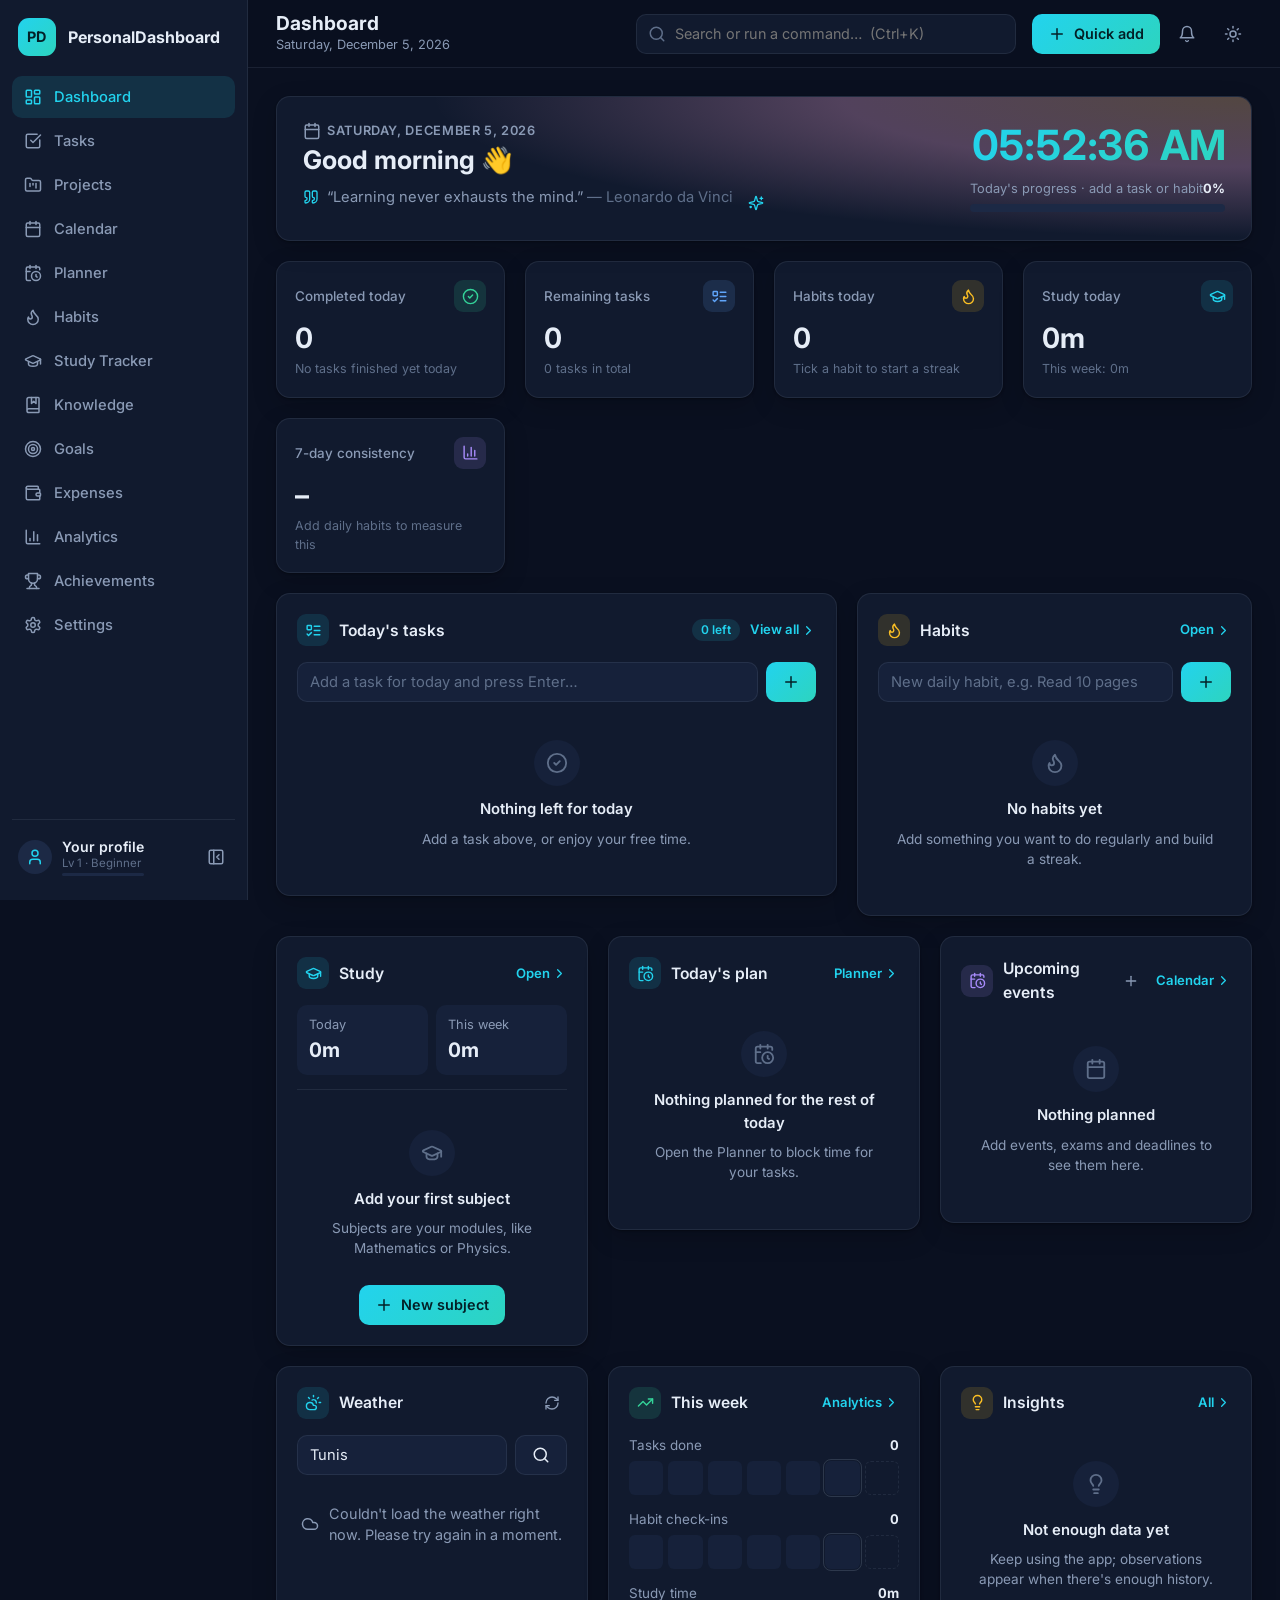
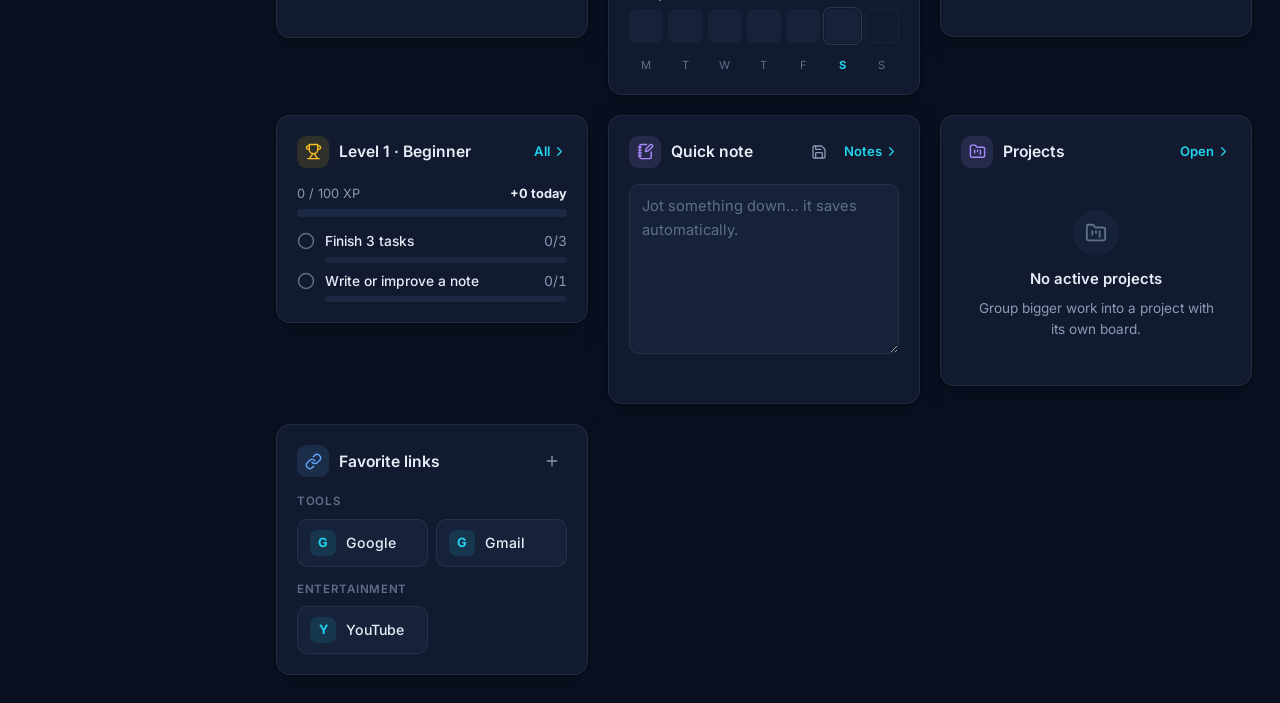
<file: index.html>
<!DOCTYPE html>
<html lang="en" data-theme="dark">
<head>
  <meta charset="UTF-8">
  <meta name="viewport" content="width=device-width, initial-scale=1.0">
  <title>PersonalDashboard</title>

  <!-- Installable app: name, icons and colors (see manifest.webmanifest and sw.js) -->
  <link rel="manifest" href="manifest.webmanifest">
  <link rel="icon" type="image/png" href="icons/icon-192.png">
  <link rel="apple-touch-icon" href="icons/icon-192.png">
  <meta name="theme-color" content="#0a1020">

  <!-- Apply the saved theme BEFORE the page is drawn (avoids a white flash). Dark is the default. -->
  <script>
    try {
      const settings = JSON.parse(localStorage.getItem("pd.settings") || "null");
      const oldTheme = JSON.parse(localStorage.getItem("theme") || "null"); // from version 1
      document.documentElement.dataset.theme = (settings && settings.theme) || oldTheme || "dark";
      document.documentElement.dataset.accent = (settings && settings.accent) || "cyan";
    } catch {}
  </script>

  <!-- Inter font (falls back to the system font when offline) -->
  <link rel="preconnect" href="https://fonts.googleapis.com">
  <link rel="preconnect" href="https://fonts.gstatic.com" crossorigin>
  <link href="https://fonts.googleapis.com/css2?family=Inter:wght@400;500;600;700&display=swap" rel="stylesheet">

  <link rel="stylesheet" href="css/base.css">
  <link rel="stylesheet" href="css/layout.css">
  <link rel="stylesheet" href="css/components.css">
  <link rel="stylesheet" href="css/widgets.css">
  <link rel="stylesheet" href="css/pages.css">
  <link rel="stylesheet" href="css/study.css">
  <link rel="stylesheet" href="css/personal.css">
  <link rel="stylesheet" href="css/analytics.css">
  <link rel="stylesheet" href="css/stage-b.css">
  <link rel="stylesheet" href="css/stage-c.css">
  <link rel="stylesheet" href="css/animations.css">
</head>
<body>

  <div class="app" id="app">

    <!-- ===== Sidebar (filled in by js/shell.js) ===== -->
    <aside class="sidebar" id="sidebar" aria-label="Main navigation">
      <div class="sidebar-brand">
        <div class="logo" aria-hidden="true">PD</div>
        <span class="brand-name">PersonalDashboard</span>
      </div>

      <nav class="sidebar-nav" id="sidebar-nav"></nav>

      <div class="sidebar-footer">
        <a class="profile" id="profile" href="#/settings"></a>
        <button class="btn-icon collapse-button" id="collapse-button" type="button"></button>
      </div>
    </aside>

    <!-- Dark overlay behind the sidebar on phones -->
    <div class="sidebar-overlay" id="sidebar-overlay"></div>

    <!-- ===== Main area ===== -->
    <div class="main">

      <header class="topbar">
        <button class="btn-icon menu-button" id="menu-button" type="button" aria-label="Open menu"></button>

        <div class="topbar-title">
          <h1 id="page-title">Dashboard</h1>
          <p id="topbar-date" class="topbar-date"></p>
        </div>

        <div class="search" id="search">
          <span class="search-icon" id="search-icon"></span>
          <input id="search-input" type="search" placeholder="Search or run a command…  (Ctrl+K)" autocomplete="off"
                 aria-label="Search your data or run a command">
          <div class="dropdown search-results" id="search-results" hidden></div>
        </div>

        <div class="topbar-actions">
          <!-- Shown while a study timer or Pomodoro is running (js/widgets/study.js) -->
          <a class="timer-pill" id="timer-pill" href="#/study" hidden title="Open Study Tracker">
            <span class="pill-dot"></span><span data-pill-text></span>
          </a>
          <div class="quick-add">
            <button class="btn btn-primary" id="quick-add-button" type="button" aria-haspopup="menu" aria-expanded="false"></button>
            <div class="dropdown quick-add-menu" id="quick-add-menu" role="menu" hidden></div>
          </div>
          <div class="notifications">
            <button class="btn-icon bell" id="notifications-button" type="button" aria-haspopup="true" aria-expanded="false"></button>
            <div class="dropdown notifications-panel" id="notifications-panel" hidden></div>
          </div>
          <button class="btn-icon" id="theme-button" type="button"></button>
        </div>
      </header>

      <!-- Each page is drawn in here by js/router.js -->
      <main class="view" id="view" tabindex="-1"></main>
    </div>
  </div>

  <!-- Toast notifications appear here -->
  <div class="toasts" id="toasts" aria-live="polite"></div>

  <!-- Scripts: order matters, each file can use the ones loaded before it -->
  <script src="js/icons.js"></script>
  <script src="js/storage.js"></script>
  <script src="js/ui.js"></script>
  <script src="js/modules.js"></script>
  <script src="js/widgets/welcome.js"></script>
  <script src="js/widgets/stats.js"></script>
  <script src="js/widgets/tasks.js"></script>
  <script src="js/widgets/habits.js"></script>
  <script src="js/widgets/notes.js"></script>
  <script src="js/widgets/links.js"></script>
  <script src="js/widgets/weather.js"></script>
  <script src="js/widgets/calendar.js"></script>
  <script src="js/widgets/pomodoro.js"></script>
  <script src="js/widgets/study.js"></script>
  <script src="js/widgets/projects.js"></script>
  <script src="js/widgets/planner.js"></script>
  <script src="js/widgets/goals.js"></script>
  <script src="js/widgets/expenses.js"></script>
  <script src="js/charts.js"></script>
  <script src="js/widgets/analytics.js"></script>
  <script src="js/insights.js"></script>
  <script src="js/widgets/achievements.js"></script>
  <script src="js/notifications.js"></script>
  <script src="js/backups.js"></script>
  <script src="js/pwa.js"></script>
  <script src="js/views.js"></script>
  <script src="js/router.js"></script>
  <script src="js/shell.js"></script>
  <script src="js/app.js"></script>
</body>
</html>
</file>
<file: css/base.css>
/* =========================================================
   BASE: design tokens (colors, sizes), reset, typography,
   buttons and form fields shared by the whole app.
   ========================================================= */

/* Dark theme = the default */
:root {
  color-scheme: dark;

  --bg: #0a1020;              /* deep navy page background */
  --surface: #111a2e;         /* cards */
  --surface-2: #16213a;       /* inputs, hovered rows */
  --surface-3: #1c2945;
  --border: rgba(148, 163, 184, 0.12);
  --border-strong: rgba(148, 163, 184, 0.22);

  --text: #e6edf7;
  --text-muted: #8a9ab5;
  --text-faint: #5f6f8a;

  --accent: #22d3ee;          /* cyan */
  --accent-2: #2dd4bf;        /* turquoise, used in gradients */
  --accent-soft: rgba(34, 211, 238, 0.12);
  --on-accent: #032027;       /* text on accent-colored buttons */

  /* Secondary colors */
  --violet: #a78bfa;
  --amber: #fbbf24;
  --rose: #fb7185;
  --emerald: #34d399;
  --sky: #60a5fa;
  --danger: #f87171;

  --shadow: 0 1px 2px rgba(0, 0, 0, 0.3), 0 8px 24px rgba(0, 0, 0, 0.18);
  --shadow-lg: 0 20px 50px rgba(0, 0, 0, 0.45);
  --glow: 0 10px 30px rgba(34, 211, 238, 0.12);
  --sky-strength: 0.28;

  --radius: 14px;
  --radius-sm: 10px;
  --sidebar-width: 248px;
  --topbar-height: 68px;
  --font: "Inter", "Segoe UI", system-ui, -apple-system, sans-serif;
}

/* Light theme: only the values change, every other rule stays the same */
:root[data-theme="light"] {
  color-scheme: light;

  --bg: #f3f6fb;
  --surface: #ffffff;
  --surface-2: #f1f5f9;
  --surface-3: #e8eef6;
  --border: #e3e9f2;
  --border-strong: #cfd8e5;

  --text: #0f172a;
  --text-muted: #5b6b82;
  --text-faint: #94a3b8;

  --accent: #0891b2;          /* darker cyan so it's readable on white */
  --accent-2: #0d9488;
  --accent-soft: rgba(8, 145, 178, 0.1);
  --on-accent: #ffffff;

  --violet: #7c3aed;
  --amber: #d97706;
  --rose: #e11d48;
  --emerald: #059669;
  --sky: #2563eb;
  --danger: #dc2626;

  --shadow: 0 1px 2px rgba(15, 23, 42, 0.04), 0 6px 20px rgba(15, 23, 42, 0.05);
  --shadow-lg: 0 20px 50px rgba(15, 23, 42, 0.15);
  --glow: 0 10px 30px rgba(8, 145, 178, 0.12);
  --sky-strength: 0.35;
}

/* ===== Accent colors (Settings → Appearance) =====
   <html data-accent="…"> swaps only the accent values. Cyan is the default above. */
:root[data-accent="violet"]  { --accent: #a78bfa; --accent-2: #c084fc; --accent-soft: rgba(167, 139, 250, 0.14); --on-accent: #1e1035; }
:root[data-accent="emerald"] { --accent: #34d399; --accent-2: #2dd4bf; --accent-soft: rgba(52, 211, 153, 0.13); --on-accent: #022c22; }
:root[data-accent="amber"]   { --accent: #fbbf24; --accent-2: #fb923c; --accent-soft: rgba(251, 191, 36, 0.13); --on-accent: #2a1a02; }
:root[data-accent="rose"]    { --accent: #fb7185; --accent-2: #f472b6; --accent-soft: rgba(251, 113, 133, 0.14); --on-accent: #3b0712; }
:root[data-accent="blue"]    { --accent: #60a5fa; --accent-2: #818cf8; --accent-soft: rgba(96, 165, 250, 0.14); --on-accent: #0b1a33; }

/* Darker versions in light mode so text stays readable on white */
:root[data-theme="light"][data-accent="violet"]  { --accent: #7c3aed; --accent-2: #9333ea; --accent-soft: rgba(124, 58, 237, 0.1); --on-accent: #fff; }
:root[data-theme="light"][data-accent="emerald"] { --accent: #059669; --accent-2: #0d9488; --accent-soft: rgba(5, 150, 105, 0.1); --on-accent: #fff; }
:root[data-theme="light"][data-accent="amber"]   { --accent: #b45309; --accent-2: #c2410c; --accent-soft: rgba(180, 83, 9, 0.1); --on-accent: #fff; }
:root[data-theme="light"][data-accent="rose"]    { --accent: #e11d48; --accent-2: #db2777; --accent-soft: rgba(225, 29, 72, 0.1); --on-accent: #fff; }
:root[data-theme="light"][data-accent="blue"]    { --accent: #2563eb; --accent-2: #4f46e5; --accent-soft: rgba(37, 99, 235, 0.1); --on-accent: #fff; }

/* The hover glow follows the accent color */
:root[data-accent] {
  --glow: 0 10px 30px color-mix(in srgb, var(--accent) 14%, transparent);
}

/* ===== Reset ===== */
*,
*::before,
*::after {
  box-sizing: border-box;
  margin: 0;
  padding: 0;
}

html {
  -webkit-text-size-adjust: 100%;
}

body {
  font-family: var(--font);
  font-size: 15px;
  line-height: 1.5;
  background: var(--bg);
  color: var(--text);
  min-height: 100vh;
  -webkit-font-smoothing: antialiased;
}

a {
  color: inherit;
  text-decoration: none;
}

ul {
  list-style: none;
}

[hidden] {
  display: none !important;
}

/* A visible ring only when using the keyboard (not on mouse clicks) */
:focus-visible {
  outline: 2px solid var(--accent);
  outline-offset: 2px;
}

/* Lucide icons */
.icon {
  width: 18px;
  height: 18px;
  flex-shrink: 0;
}

/* Text that only screen readers announce */
.sr-only {
  position: absolute;
  width: 1px;
  height: 1px;
  overflow: hidden;
  clip: rect(0 0 0 0);
  white-space: nowrap;
}

.muted { color: var(--text-muted); }

/* Thin scrollbars */
* {
  scrollbar-width: thin;
  scrollbar-color: var(--border-strong) transparent;
}

/* ===== Buttons ===== */
button {
  font: inherit;
  color: inherit;
  background: none;
  border: none;
  cursor: pointer;
}

button:disabled {
  cursor: not-allowed;
  opacity: 0.5;
}

.btn {
  display: inline-flex;
  align-items: center;
  justify-content: center;
  gap: 8px;
  height: 40px;
  padding: 0 16px;
  border-radius: var(--radius-sm);
  font-weight: 600;
  font-size: 0.9rem;
  white-space: nowrap;
  transition: background-color 0.2s, border-color 0.2s, transform 0.1s, opacity 0.2s;
}

.btn:active:not(:disabled) {
  transform: scale(0.97);
}

.btn-primary {
  background: linear-gradient(135deg, var(--accent), var(--accent-2));
  color: var(--on-accent);
}

.btn-primary:hover {
  opacity: 0.92;
}

.btn-secondary {
  background: var(--surface-2);
  border: 1px solid var(--border);
}

.btn-secondary:hover {
  border-color: var(--border-strong);
  background: var(--surface-3);
}

.btn-danger {
  background: var(--danger);
  color: #fff;
}

.btn-danger:hover {
  opacity: 0.9;
}

/* Square icon-only button */
.btn-icon {
  display: inline-flex;
  align-items: center;
  justify-content: center;
  width: 38px;
  height: 38px;
  border-radius: var(--radius-sm);
  color: var(--text-muted);
  transition: background-color 0.2s, color 0.2s, transform 0.1s;
  flex-shrink: 0;
}

.btn-icon:hover {
  background: var(--surface-2);
  color: var(--text);
}

.btn-icon:active {
  transform: scale(0.94);
}

.btn-icon.small {
  width: 30px;
  height: 30px;
}

.btn-icon.small .icon {
  width: 16px;
  height: 16px;
}

.btn-icon.danger:hover {
  color: var(--danger);
}

/* ===== Form fields ===== */
.input,
textarea.input,
select.input {
  width: 100%;
  height: 40px;
  padding: 0 12px;
  font: inherit;
  font-size: 0.92rem;
  color: var(--text);
  background: var(--surface-2);
  border: 1px solid var(--border);
  border-radius: var(--radius-sm);
  transition: border-color 0.2s, background-color 0.2s, box-shadow 0.2s;
}

textarea.input {
  height: auto;
  padding: 10px 12px;
  line-height: 1.6;
  resize: vertical;
}

.input::placeholder {
  color: var(--text-faint);
}

.input:hover {
  border-color: var(--border-strong);
}

.input:focus {
  outline: none;
  border-color: var(--accent);
  box-shadow: 0 0 0 3px var(--accent-soft);
}

.input.invalid {
  border-color: var(--danger);
}

.field {
  display: flex;
  flex-direction: column;
  gap: 6px;
}

.field label {
  font-size: 0.82rem;
  font-weight: 600;
  color: var(--text-muted);
}

.field-error {
  font-size: 0.8rem;
  color: var(--danger);
  min-height: 1em;
}

input[type="checkbox"] {
  width: 18px;
  height: 18px;
  accent-color: var(--accent);
  cursor: pointer;
  flex-shrink: 0;
}
</file>
<file: css/layout.css>
/* =========================================================
   LAYOUT: the app "frame": sidebar, top bar, page area,
   and how it adapts to tablets and phones.
   ========================================================= */

.app {
  display: grid;
  grid-template-columns: var(--sidebar-width) minmax(0, 1fr);
  min-height: 100vh;
  transition: grid-template-columns 0.25s ease;
}

/* Collapsed sidebar (desktop): icons only */
.app.sidebar-collapsed {
  --sidebar-width: 76px;
}

/* ===== Sidebar ===== */
.sidebar {
  position: sticky;
  top: 0;
  height: 100vh;
  display: flex;
  flex-direction: column;
  background: var(--surface);
  border-right: 1px solid var(--border);
  padding: 18px 12px;
  overflow: hidden;
  z-index: 40;
}

.sidebar-brand {
  display: flex;
  align-items: center;
  gap: 12px;
  padding: 0 6px 20px;
  white-space: nowrap;
}

.logo {
  width: 38px;
  height: 38px;
  flex-shrink: 0;
  display: grid;
  place-items: center;
  border-radius: 11px;
  background: linear-gradient(135deg, var(--accent), var(--accent-2));
  color: var(--on-accent);
  font-weight: 700;
  font-size: 0.9rem;
  letter-spacing: 0.02em;
}

.brand-name {
  font-weight: 700;
  font-size: 1rem;
}

.sidebar-nav {
  flex: 1;
  display: flex;
  flex-direction: column;
  gap: 2px;
  overflow-y: auto;
  overflow-x: hidden;
}

.nav-link {
  position: relative;
  display: flex;
  align-items: center;
  gap: 12px;
  height: 42px;
  padding: 0 12px;
  border-radius: var(--radius-sm);
  color: var(--text-muted);
  font-weight: 500;
  font-size: 0.92rem;
  white-space: nowrap;
  transition: background-color 0.2s, color 0.2s;
}

.nav-link:hover {
  background: var(--surface-2);
  color: var(--text);
}

/* Active page: tinted background + accent bar on the left */
.nav-link[aria-current="page"] {
  background: var(--accent-soft);
  color: var(--accent);
}

.nav-link[aria-current="page"]::before {
  content: "";
  position: absolute;
  left: -12px;
  top: 10px;
  bottom: 10px;
  width: 3px;
  border-radius: 0 3px 3px 0;
  background: var(--accent);
}

.nav-label {
  flex: 1;
}

/* "Soon" label on sections planned for a later phase */
.nav-badge {
  font-size: 0.68rem;
  font-weight: 600;
  padding: 1px 7px;
  border-radius: 999px;
  background: var(--surface-3);
  color: var(--text-faint);
}

.sidebar-footer {
  display: flex;
  align-items: center;
  gap: 6px;
  padding-top: 12px;
  border-top: 1px solid var(--border);
}

.profile {
  flex: 1;
  min-width: 0;
  display: flex;
  align-items: center;
  gap: 10px;
  padding: 6px;
  border-radius: var(--radius-sm);
  transition: background-color 0.2s;
}

.profile:hover {
  background: var(--surface-2);
}

.avatar {
  width: 34px;
  height: 34px;
  flex-shrink: 0;
  display: grid;
  place-items: center;
  border-radius: 50%;
  background: var(--surface-3);
  color: var(--accent);
  font-weight: 700;
  font-size: 0.85rem;
}

.profile-text {
  min-width: 0;
  display: flex;
  flex-direction: column;
  line-height: 1.25;
}

.profile-name {
  font-weight: 600;
  font-size: 0.88rem;
  overflow: hidden;
  text-overflow: ellipsis;
  white-space: nowrap;
}

.profile-sub {
  font-size: 0.75rem;
  color: var(--text-faint);
}

/* Collapsed: hide all text, center the icons */
.app.sidebar-collapsed .brand-name,
.app.sidebar-collapsed .nav-label,
.app.sidebar-collapsed .nav-badge,
.app.sidebar-collapsed .profile-text {
  display: none;
}

.app.sidebar-collapsed .nav-link {
  justify-content: center;
  padding: 0;
}

.app.sidebar-collapsed .sidebar-brand {
  justify-content: center;
  padding-left: 0;
  padding-right: 0;
}

.app.sidebar-collapsed .sidebar-footer {
  flex-direction: column;
}

.app.sidebar-collapsed .profile {
  flex: none;
}

.sidebar-overlay {
  display: none;
}

/* ===== Main area ===== */
.main {
  min-width: 0;
  display: flex;
  flex-direction: column;
}

/* ===== Top bar ===== */
.topbar {
  position: sticky;
  top: 0;
  z-index: 30;
  display: flex;
  align-items: center;
  gap: 16px;
  min-height: var(--topbar-height);
  padding: 12px 28px;
  background: color-mix(in srgb, var(--bg) 82%, transparent);
  backdrop-filter: blur(12px);
  -webkit-backdrop-filter: blur(12px);
  border-bottom: 1px solid var(--border);
}

.menu-button {
  display: none;
}

.topbar-title {
  min-width: 0;
  margin-right: auto;
}

.topbar-title h1 {
  font-size: 1.2rem;
  font-weight: 700;
  line-height: 1.2;
}

.topbar-date {
  font-size: 0.8rem;
  color: var(--text-muted);
}

.search {
  position: relative;
  width: min(380px, 100%);
}

.search-icon {
  position: absolute;
  left: 12px;
  top: 50%;
  transform: translateY(-50%);
  color: var(--text-faint);
  display: flex;
  pointer-events: none;
}

.search input {
  width: 100%;
  height: 40px;
  padding: 0 12px 0 38px;
  font: inherit;
  font-size: 0.9rem;
  color: var(--text);
  background: var(--surface);
  border: 1px solid var(--border);
  border-radius: var(--radius-sm);
  transition: border-color 0.2s, box-shadow 0.2s;
}

.search input:focus {
  outline: none;
  border-color: var(--accent);
  box-shadow: 0 0 0 3px var(--accent-soft);
}

.topbar-actions {
  display: flex;
  align-items: center;
  gap: 8px;
}

.quick-add {
  position: relative;
}

/* ===== Page area ===== */
.view {
  width: 100%;
  max-width: 1320px;
  margin: 0 auto;
  padding: 28px;
}

.view:focus {
  outline: none;
}

/* =========================================================
   RESPONSIVE
   ========================================================= */

/* Tablets and phones: the sidebar becomes a slide-in drawer */
@media (max-width: 960px) {
  .app,
  .app.sidebar-collapsed {
    grid-template-columns: minmax(0, 1fr);
    --sidebar-width: 260px;
  }

  .sidebar {
    position: fixed;
    left: 0;
    top: 0;
    width: 260px;
    transform: translateX(-100%);
    transition: transform 0.25s ease;
    box-shadow: var(--shadow-lg);
  }

  /* The drawer always shows full labels, even if "collapsed" was chosen on desktop */
  .app.sidebar-collapsed .brand-name,
  .app.sidebar-collapsed .nav-label,
  .app.sidebar-collapsed .nav-badge,
  .app.sidebar-collapsed .profile-text {
    display: revert;
  }
  .app.sidebar-collapsed .nav-link { justify-content: flex-start; padding: 0 12px; }
  .app.sidebar-collapsed .sidebar-brand { justify-content: flex-start; padding: 0 6px 20px; }
  .app.sidebar-collapsed .sidebar-footer { flex-direction: row; }
  .app.sidebar-collapsed .profile { flex: 1; }

  .collapse-button {
    display: none;
  }

  .app.nav-open .sidebar {
    transform: translateX(0);
  }

  .app.nav-open .sidebar-overlay {
    display: block;
    position: fixed;
    inset: 0;
    z-index: 35;
    background: rgba(2, 6, 23, 0.55);
  }

  .menu-button {
    display: inline-flex;
  }

  .topbar {
    padding: 12px 20px;
  }

  .view {
    padding: 20px;
  }
}

/* Phones: search moves to its own row, button text is hidden */
@media (max-width: 640px) {
  .topbar {
    flex-wrap: wrap;
    gap: 10px;
    padding: 10px 16px;
  }

  .search {
    order: 5;           /* put it last = on the second row */
    width: 100%;
  }

  .topbar-date {
    display: none;
  }

  .quick-add-label {
    display: none;
  }

  #quick-add-button {
    width: 40px;
    padding: 0;
  }

  .view {
    padding: 16px;
  }
}
</file>
<file: css/components.css>
/* =========================================================
   COMPONENTS: reusable building blocks used on every page.
   ========================================================= */

/* ===== Card ===== */
.card {
  background: var(--surface);
  border: 1px solid var(--border);
  border-radius: var(--radius);
  padding: 20px;
  box-shadow: var(--shadow);
  min-width: 0;
  transition: border-color 0.25s, box-shadow 0.25s, transform 0.25s;
}

.card.hoverable:hover {
  border-color: var(--border-strong);
  box-shadow: var(--glow);
  transform: translateY(-2px);
}

.card-header {
  display: flex;
  align-items: center;
  gap: 10px;
  margin-bottom: 16px;
}

.card-title {
  display: flex;
  align-items: center;
  gap: 10px;
  font-size: 0.98rem;
  font-weight: 600;
  margin-right: auto;
  min-width: 0;
}

/* Small colored square behind a card's icon */
.card-icon {
  width: 32px;
  height: 32px;
  flex-shrink: 0;
  display: grid;
  place-items: center;
  border-radius: 9px;
  background: var(--accent-soft);
  color: var(--accent);
}

.card-icon .icon {
  width: 17px;
  height: 17px;
}

.card-icon.violet  { background: color-mix(in srgb, var(--violet) 14%, transparent);  color: var(--violet); }
.card-icon.amber   { background: color-mix(in srgb, var(--amber) 14%, transparent);   color: var(--amber); }
.card-icon.rose    { background: color-mix(in srgb, var(--rose) 14%, transparent);    color: var(--rose); }
.card-icon.emerald { background: color-mix(in srgb, var(--emerald) 14%, transparent); color: var(--emerald); }
.card-icon.sky     { background: color-mix(in srgb, var(--sky) 14%, transparent);     color: var(--sky); }

.card-link {
  display: inline-flex;
  align-items: center;
  gap: 2px;
  font-size: 0.82rem;
  font-weight: 600;
  color: var(--accent);
  white-space: nowrap;
}

.card-link:hover {
  text-decoration: underline;
}

.card-link .icon {
  width: 15px;
  height: 15px;
}

/* ===== Badge ===== */
.badge {
  display: inline-flex;
  align-items: center;
  gap: 4px;
  padding: 2px 9px;
  border-radius: 999px;
  font-size: 0.75rem;
  font-weight: 600;
  background: var(--surface-3);
  color: var(--text-muted);
  white-space: nowrap;
}

.badge.accent {
  background: var(--accent-soft);
  color: var(--accent);
}

/* ===== Inline "add" form: input + button ===== */
.add-form {
  display: flex;
  gap: 8px;
  margin-bottom: 12px;
}

/* ===== List rows (tasks, habits) ===== */
.item-list {
  display: flex;
  flex-direction: column;
}

.item {
  display: flex;
  align-items: center;
  gap: 12px;
  padding: 10px 8px;
  margin: 0 -8px;
  border-radius: var(--radius-sm);
  transition: background-color 0.2s;
}

.item + .item {
  border-top: 1px solid var(--border);
}

.item:hover {
  background: var(--surface-2);
}

.item:hover + .item {
  border-top-color: transparent;
}

.item-text {
  flex: 1;
  min-width: 0;
  overflow-wrap: anywhere;
  font-size: 0.92rem;
}

/* The words. The "crossed out" line is a thin background stripe that grows
   from 0% to 100% wide, so it draws itself from left to right. */
.item-label {
  background: linear-gradient(currentColor, currentColor) no-repeat 0 55% / 0% 1.5px;
  transition: background-size 0.35s ease, color 0.35s ease;
}

.item.done .item-label {
  background-size: 100% 1.5px;
  color: var(--text-faint);
}

/* Action buttons appear on hover (always visible on touch screens) */
.item-actions {
  display: flex;
  gap: 2px;
  opacity: 0;
  transition: opacity 0.2s;
}

.item:hover .item-actions,
.item:focus-within .item-actions {
  opacity: 1;
}

@media (hover: none) {
  .item-actions { opacity: 1; }
}

/* ===== Progress bar ===== */
.progress-track {
  height: 8px;
  background: var(--surface-3);
  border-radius: 999px;
  overflow: hidden;
}

.progress-bar {
  height: 100%;
  width: 0%;
  border-radius: 999px;
  background: linear-gradient(90deg, var(--accent), var(--accent-2));
  transition: width 0.5s ease;
}

/* When something is 100% done, the bar shines */
.progress-bar.complete {
  background: linear-gradient(90deg, var(--accent), #a5f3fc, var(--accent-2), var(--accent));
  background-size: 200% 100%;
  animation: shine 2.2s linear infinite;
}

/* ===== Empty state ===== */
.empty-state {
  display: flex;
  flex-direction: column;
  align-items: center;
  text-align: center;
  gap: 8px;
  padding: 26px 12px;
  color: var(--text-muted);
}

.empty-state .empty-icon {
  width: 46px;
  height: 46px;
  display: grid;
  place-items: center;
  border-radius: 50%;
  background: var(--surface-2);
  color: var(--text-faint);
  margin-bottom: 4px;
}

.empty-state .empty-icon .icon {
  width: 22px;
  height: 22px;
}

.empty-state strong {
  color: var(--text);
  font-weight: 600;
  font-size: 0.93rem;
}

.empty-state p {
  font-size: 0.85rem;
  max-width: 320px;
}

/* ===== Dropdown menus (quick add, search results) ===== */
.dropdown {
  position: absolute;
  top: calc(100% + 8px);
  right: 0;
  z-index: 50;
  min-width: 220px;
  padding: 6px;
  background: var(--surface);
  border: 1px solid var(--border-strong);
  border-radius: var(--radius);
  box-shadow: var(--shadow-lg);
  animation: pop-in 0.15s ease;
}

.menu-item {
  display: flex;
  align-items: center;
  gap: 10px;
  width: 100%;
  padding: 9px 10px;
  border-radius: 8px;
  font-size: 0.9rem;
  text-align: left;
  color: var(--text);
}

.menu-item:hover,
.menu-item:focus-visible,
.menu-item.active {
  background: var(--surface-2);
  outline: none;
}

.menu-item .icon {
  color: var(--text-muted);
}

.menu-item small {
  margin-left: auto;
  font-size: 0.75rem;
  color: var(--text-faint);
}

.search-results {
  left: 0;
  right: 0;
  max-height: 60vh;
  overflow-y: auto;
}

.search-group {
  padding: 8px 10px 4px;
  font-size: 0.72rem;
  font-weight: 600;
  text-transform: uppercase;
  letter-spacing: 0.06em;
  color: var(--text-faint);
}

.search-empty {
  padding: 14px 10px;
  font-size: 0.88rem;
  color: var(--text-muted);
}

.result-text {
  min-width: 0;
  overflow: hidden;
  text-overflow: ellipsis;
  white-space: nowrap;
}

mark {
  background: var(--accent-soft);
  color: var(--accent);
  border-radius: 3px;
}

/* ===== Toasts ===== */
.toasts {
  position: fixed;
  right: 20px;
  bottom: 20px;
  z-index: 200;
  display: flex;
  flex-direction: column;
  gap: 10px;
  max-width: min(380px, calc(100vw - 40px));
}

.toast {
  display: flex;
  align-items: center;
  gap: 10px;
  padding: 12px 14px;
  background: var(--surface);
  border: 1px solid var(--border-strong);
  border-left: 3px solid var(--emerald);
  border-radius: var(--radius-sm);
  box-shadow: var(--shadow-lg);
  font-size: 0.9rem;
  animation: toast-in 0.25s ease;
}

.toast.error { border-left-color: var(--danger); }
.toast.info  { border-left-color: var(--accent); }

.toast .toast-icon { color: var(--emerald); display: flex; }
.toast.error .toast-icon { color: var(--danger); }
.toast.info .toast-icon { color: var(--accent); }

.toast-message {
  flex: 1;
}

.toast-action {
  font-weight: 600;
  color: var(--accent);
  padding: 4px 6px;
  border-radius: 6px;
}

.toast-action:hover {
  background: var(--accent-soft);
}

.toast.leaving {
  animation: toast-out 0.2s ease forwards;
}

/* ===== Modal dialog ===== */
.modal-backdrop {
  position: fixed;
  inset: 0;
  z-index: 150;
  display: grid;
  place-items: center;
  padding: 16px;
  background: rgba(2, 6, 23, 0.6);
  backdrop-filter: blur(3px);
  animation: fade-in 0.15s ease;
}

.modal {
  width: min(460px, 100%);
  max-height: calc(100vh - 32px);
  overflow-y: auto;
  background: var(--surface);
  border: 1px solid var(--border-strong);
  border-radius: 16px;
  box-shadow: var(--shadow-lg);
  padding: 22px;
  animation: pop-in 0.2s ease;
}

.modal h2 {
  font-size: 1.1rem;
  margin-bottom: 6px;
}

.modal-message {
  color: var(--text-muted);
  font-size: 0.92rem;
}

.modal-fields {
  display: flex;
  flex-direction: column;
  gap: 14px;
  margin-top: 16px;
}

.modal-actions {
  display: flex;
  justify-content: flex-end;
  gap: 8px;
  margin-top: 22px;
}

/* ===== Page header (Tasks, Habits, Notes pages) ===== */
.page-header {
  display: flex;
  align-items: flex-end;
  justify-content: space-between;
  gap: 16px;
  margin-bottom: 20px;
  flex-wrap: wrap;
}

.page-header h2 {
  font-size: 1.45rem;
  font-weight: 700;
}

.page-header p {
  color: var(--text-muted);
  font-size: 0.92rem;
}

/* ===== Segmented control (e.g. Dark | Light) ===== */
.segmented {
  display: inline-flex;
  padding: 3px;
  gap: 3px;
  background: var(--surface-2);
  border: 1px solid var(--border);
  border-radius: var(--radius-sm);
}

.segmented button {
  display: inline-flex;
  align-items: center;
  gap: 6px;
  padding: 7px 14px;
  border-radius: 8px;
  font-size: 0.86rem;
  font-weight: 600;
  color: var(--text-muted);
  transition: background-color 0.2s, color 0.2s;
}

.segmented button[aria-pressed="true"] {
  background: var(--surface);
  color: var(--text);
  box-shadow: var(--shadow);
}

/* Small loading spinner */
.spinner {
  animation: spin 0.9s linear infinite;
}
</file>
<file: css/widgets.css>
/* =========================================================
   WIDGETS & PAGES: styles for specific widgets and pages.
   ========================================================= */

/* ===== Dashboard grid ===== */
.dashboard {
  display: flex;
  flex-direction: column;
  gap: 20px;
}

/* 12 columns: each widget chooses how many it spans */
.widget-grid {
  display: grid;
  grid-template-columns: repeat(12, minmax(0, 1fr));
  gap: 20px;
  align-items: start;
}

.span-12 { grid-column: span 12; }
.span-7 { grid-column: span 7; }
.span-5 { grid-column: span 5; }
.span-4 { grid-column: span 4; }

@media (max-width: 1180px) {
  .span-7, .span-5, .span-4 { grid-column: span 6; }
}

@media (max-width: 760px) {
  .span-7, .span-5, .span-4 { grid-column: span 12; }
}

/* ===== Welcome banner ===== */
.welcome {
  position: relative;
  overflow: hidden;
  display: flex;
  align-items: center;
  gap: 24px;
  padding: 24px 26px;
}

/* Time-of-day sky: a colored glow that changes with the hour.
   js/widgets/welcome.js sets <html data-period="morning|afternoon|evening|night">. */
.welcome-sky {
  position: absolute;
  inset: 0;
  opacity: var(--sky-strength);
  pointer-events: none;
}

[data-period="morning"] .welcome-sky {
  background: radial-gradient(120% 140% at 100% 0%, #fdba74 0%, #f9a8d4 35%, transparent 70%);
}
[data-period="afternoon"] .welcome-sky {
  background: radial-gradient(120% 140% at 100% 0%, #22d3ee 0%, #60a5fa 40%, transparent 70%);
}
[data-period="evening"] .welcome-sky {
  background: radial-gradient(120% 140% at 100% 0%, #fb923c 0%, #f472b6 35%, #a78bfa 55%, transparent 75%);
}
[data-period="night"] .welcome-sky {
  background: radial-gradient(120% 140% at 100% 0%, #6366f1 0%, #1e3a8a 40%, transparent 70%);
}

.welcome-main,
.welcome-side {
  position: relative;  /* sit above the sky */
}

.welcome-main {
  flex: 1;
  min-width: 0;
}

.eyebrow {
  display: flex;
  align-items: center;
  gap: 6px;
  font-size: 0.8rem;
  font-weight: 600;
  color: var(--text-muted);
  text-transform: uppercase;
  letter-spacing: 0.05em;
}

.welcome h2 {
  font-size: 1.6rem;
  font-weight: 700;
  line-height: 1.25;
  margin: 4px 0 10px;
}

.quote {
  display: flex;
  align-items: flex-start;
  gap: 8px;
  max-width: 620px;
  color: var(--text-muted);
  font-size: 0.92rem;
}

.quote .icon {
  width: 16px;
  height: 16px;
  margin-top: 3px;
  color: var(--accent);
}

.quote-author {
  color: var(--text-faint);
  white-space: nowrap;
}

.welcome-side {
  display: flex;
  flex-direction: column;
  align-items: flex-end;
  gap: 12px;
  min-width: 220px;
}

.clock {
  font-size: 2.6rem;
  font-weight: 700;
  line-height: 1;
  letter-spacing: -0.02em;
  font-variant-numeric: tabular-nums;  /* digits don't "jump" */
  background: linear-gradient(135deg, var(--accent), var(--accent-2));
  -webkit-background-clip: text;
  background-clip: text;
  color: transparent;
}

.daily-progress {
  width: 100%;
}

.daily-progress-info {
  display: flex;
  justify-content: space-between;
  font-size: 0.8rem;
  color: var(--text-muted);
  margin-bottom: 6px;
}

.daily-progress-info strong {
  color: var(--text);
}

@media (max-width: 760px) {
  .welcome {
    flex-direction: column;
    align-items: stretch;
    padding: 20px;
  }

  .welcome-side {
    align-items: flex-start;
    min-width: 0;
  }

  .clock {
    font-size: 2.1rem;
  }
}

/* ===== Stat cards ===== */
/* As many cards per row as fit (at least 190px each) */
.stats-grid {
  display: grid;
  grid-template-columns: repeat(auto-fit, minmax(190px, 1fr));
  gap: 20px;
}

@media (max-width: 480px) {
  .stats-grid {
    grid-template-columns: repeat(2, minmax(0, 1fr));
    gap: 12px;
  }
}

.stat-card {
  display: flex;
  flex-direction: column;
  gap: 12px;
  padding: 18px;
}

.stat-top {
  display: flex;
  align-items: center;
  justify-content: space-between;
  gap: 8px;
  color: var(--text-muted);
  font-size: 0.84rem;
  font-weight: 500;
}

.stat-value {
  font-size: 1.75rem;
  font-weight: 700;
  line-height: 1;
  font-variant-numeric: tabular-nums;
}

.stat-sub {
  font-size: 0.78rem;
  color: var(--text-faint);
  margin-top: -4px;
}

/* ===== Habits ===== */
.habit-progress {
  margin-bottom: 14px;
}

.habit-progress-info {
  display: flex;
  justify-content: space-between;
  font-size: 0.8rem;
  color: var(--text-muted);
  margin-bottom: 6px;
}

.habit-progress-info .complete-text {
  color: var(--accent);
  font-weight: 600;
}

.streak {
  display: inline-flex;
  align-items: center;
  gap: 3px;
  padding: 2px 9px;
  border-radius: 999px;
  font-size: 0.76rem;
  font-weight: 600;
  white-space: nowrap;
  background: color-mix(in srgb, var(--amber) 13%, transparent);
  color: var(--amber);
}

.streak[data-level="0"] {
  background: var(--surface-3);
  color: var(--text-faint);
}

.flame {
  display: inline-flex;
}

.flame .icon {
  width: 14px;
  height: 14px;
  transition: width 0.3s, height 0.3s;
}

/* The flame grows with the streak: level 1 = 3+ days, level 2 = 7+ days */
.streak[data-level="1"] .flame .icon { width: 16px; height: 16px; }
.streak[data-level="2"] .flame .icon { width: 18px; height: 18px; }
.streak[data-level="2"] .flame { animation: flicker 1.6s ease-in-out infinite; }

/* Last 7 days as little squares (Habits page) */
.week-dots {
  display: flex;
  gap: 4px;
}

.week-dot {
  width: 14px;
  height: 14px;
  border-radius: 4px;
  background: var(--surface-3);
}

.week-dot.on {
  background: var(--accent);
}

.week-dot.today {
  outline: 1.5px solid var(--border-strong);
  outline-offset: 1px;
}

@media (max-width: 520px) {
  .week-dots { display: none; }
}

/* ===== Notes ===== */
.note-area {
  min-height: 170px;
}

.page-note .note-area {
  min-height: 55vh;
  font-size: 1rem;
}

.note-status {
  display: block;
  font-size: 0.78rem;
  color: var(--text-faint);
  margin-top: 8px;
  min-height: 1.2em;
}

/* ===== Links ===== */
.link-grid {
  display: grid;
  grid-template-columns: repeat(auto-fill, minmax(130px, 1fr));
  gap: 8px;
}

.link-tile {
  position: relative;
  display: flex;
  align-items: center;
  gap: 10px;
  padding: 10px 12px;
  border-radius: var(--radius-sm);
  background: var(--surface-2);
  border: 1px solid var(--border);
  font-size: 0.88rem;
  font-weight: 500;
  min-width: 0;
  transition: border-color 0.2s, background-color 0.2s, transform 0.15s;
}

.link-tile:hover {
  border-color: var(--accent);
  background: var(--surface-3);
}

.link-tile a {
  display: flex;
  align-items: center;
  gap: 10px;
  min-width: 0;
  flex: 1;
}

.link-tile a::after {
  content: "";
  position: absolute;
  inset: 0;   /* the whole tile is clickable */
}

.link-initial {
  width: 26px;
  height: 26px;
  flex-shrink: 0;
  display: grid;
  place-items: center;
  border-radius: 7px;
  background: var(--accent-soft);
  color: var(--accent);
  font-weight: 700;
  font-size: 0.8rem;
}

.link-name {
  overflow: hidden;
  text-overflow: ellipsis;
  white-space: nowrap;
}

.link-tile .btn-icon {
  position: relative;
  z-index: 1;     /* above the clickable area */
  margin: -6px -8px -6px 0;
  opacity: 0;
}

.link-tile:hover .btn-icon,
.link-tile:focus-within .btn-icon {
  opacity: 1;
}

@media (hover: none) {
  .link-tile .btn-icon { opacity: 1; }
}

.link-form {
  display: grid;
  grid-template-columns: 1fr 1fr auto;
  gap: 8px;
  margin-bottom: 12px;
}

@media (max-width: 520px) {
  .link-form { grid-template-columns: 1fr; }
}

/* ===== Weather ===== */
.weather-body {
  min-height: 130px;
}

.weather-main {
  display: flex;
  align-items: center;
  gap: 16px;
}

.weather-icon {
  width: 58px;
  height: 58px;
  display: grid;
  place-items: center;
  border-radius: 16px;
  background: var(--accent-soft);
  color: var(--accent);
}

.weather-icon .icon {
  width: 30px;
  height: 30px;
}

.weather-temp {
  font-size: 2rem;
  font-weight: 700;
  line-height: 1.1;
}

.weather-place {
  color: var(--text-muted);
  font-size: 0.88rem;
}

.weather-details {
  display: grid;
  grid-template-columns: repeat(3, 1fr);
  gap: 8px;
  margin-top: 16px;
}

.weather-detail {
  display: flex;
  flex-direction: column;
  gap: 2px;
  padding: 8px 10px;
  border-radius: var(--radius-sm);
  background: var(--surface-2);
  font-size: 0.78rem;
  color: var(--text-muted);
}

.weather-detail strong {
  font-size: 0.92rem;
  color: var(--text);
}

.weather-message {
  display: flex;
  align-items: center;
  gap: 10px;
  padding: 16px 4px;
  color: var(--text-muted);
  font-size: 0.9rem;
}

/* ===== Settings page ===== */
.settings {
  display: flex;
  flex-direction: column;
  gap: 20px;
  max-width: 760px;
}

.setting-row {
  display: flex;
  align-items: center;
  justify-content: space-between;
  gap: 16px;
  padding: 14px 0;
  flex-wrap: wrap;
}

.setting-row + .setting-row {
  border-top: 1px solid var(--border);
}

.setting-text {
  min-width: 0;
  flex: 1 1 260px;
}

.setting-text strong {
  display: block;
  font-size: 0.93rem;
  font-weight: 600;
}

.setting-text span {
  font-size: 0.84rem;
  color: var(--text-muted);
}

.setting-control {
  display: flex;
  gap: 8px;
  flex: 0 1 320px;
}
</file>
<file: css/pages.css>
/* =========================================================
   PAGES (Phase 2): tasks, calendar, habits, notes, notifications,
   plus small additions to the shared components.
   ========================================================= */

/* ===== Form dialog: two columns for "half" fields ===== */
.modal {
  width: min(540px, 100%);
}

.modal-fields {
  display: grid;
  grid-template-columns: 1fr 1fr;
}

.modal-fields .field {
  grid-column: span 2;
}

.modal-fields .field.half {
  grid-column: span 1;
}

@media (max-width: 520px) {
  .modal-fields .field.half { grid-column: span 2; }
}

.btn.danger-text {
  color: var(--danger);
  margin-right: auto;   /* push it to the left, away from Save */
}

.btn.compact,
.input.compact {
  height: 34px;
  font-size: 0.85rem;
}

select.input {
  cursor: pointer;
  padding-right: 8px;
}

.small {
  font-size: 0.8rem;
}

/* An input with an icon inside on the left */
.search-field,
.select-wrap {
  position: relative;
  display: flex;
  align-items: center;
}

.search-field > .icon,
.select-wrap > .icon {
  position: absolute;
  left: 11px;
  width: 16px;
  height: 16px;
  color: var(--text-faint);
  pointer-events: none;
}

.search-field .input,
.select-wrap .input {
  padding-left: 34px;
}

/* ===== Toolbar (filters + selects) ===== */
.toolbar {
  display: flex;
  align-items: center;
  justify-content: space-between;
  gap: 12px;
  flex-wrap: wrap;
  margin-bottom: 14px;
}

.toolbar-right {
  display: flex;
  gap: 8px;
  flex-wrap: wrap;
}

.filter-tabs {
  display: flex;
  gap: 4px;
  padding: 3px;
  background: var(--surface-2);
  border: 1px solid var(--border);
  border-radius: var(--radius-sm);
  overflow-x: auto;
  max-width: 100%;
}

.filter-tabs button {
  display: inline-flex;
  align-items: center;
  gap: 6px;
  padding: 6px 12px;
  border-radius: 8px;
  font-size: 0.86rem;
  font-weight: 600;
  color: var(--text-muted);
  white-space: nowrap;
  transition: background-color 0.2s, color 0.2s;
}

.filter-tabs button:hover {
  color: var(--text);
}

.filter-tabs button[aria-selected="true"] {
  background: var(--surface);
  color: var(--text);
  box-shadow: var(--shadow);
}

.filter-tabs .count {
  min-width: 20px;
  padding: 0 6px;
  border-radius: 999px;
  background: var(--surface-3);
  font-size: 0.72rem;
  line-height: 18px;
  text-align: center;
}

.filter-tabs .has-overdue .count {
  background: color-mix(in srgb, var(--danger) 18%, transparent);
  color: var(--danger);
}

/* ===== Task rows ===== */
.item-main {
  flex: 1;
  min-width: 0;
  display: flex;
  flex-direction: column;
  align-items: flex-start;
  gap: 4px;
  text-align: left;
  font-size: 0.92rem;
  overflow-wrap: anywhere;
}

.item-desc {
  font-size: 0.8rem;
  color: var(--text-muted);
  display: -webkit-box;
  -webkit-line-clamp: 1;
  -webkit-box-orient: vertical;
  overflow: hidden;
}

.item-meta {
  display: flex;
  flex-wrap: wrap;
  gap: 5px;
}

.item-meta:empty {
  display: none;
}

.item-meta .badge .icon,
.badge .icon {
  width: 12px;
  height: 12px;
}

.item.done .item-meta {
  opacity: 0.6;
}

.badge.priority-high   { background: color-mix(in srgb, var(--rose) 15%, transparent);  color: var(--rose); }
.badge.priority-medium { background: color-mix(in srgb, var(--amber) 15%, transparent); color: var(--amber); }
.badge.priority-low    { background: color-mix(in srgb, var(--sky) 15%, transparent);   color: var(--sky); }
.badge.overdue         { background: color-mix(in srgb, var(--danger) 16%, transparent); color: var(--danger); }
.badge.tag             { background: transparent; border: 1px solid var(--border-strong); }

/* Overdue tasks get a red line on the left */
.item.is-overdue {
  box-shadow: inset 3px 0 0 var(--danger);
}

.task-summary {
  display: flex;
  flex-direction: column;
  gap: 10px;
  margin-bottom: 20px;
}

.task-summary-text {
  display: flex;
  justify-content: space-between;
  gap: 12px;
  flex-wrap: wrap;
  font-size: 0.9rem;
}

/* ===== Upcoming events widget ===== */
.upcoming-list {
  display: flex;
  flex-direction: column;
  gap: 4px;
}

.upcoming-item {
  display: flex;
  align-items: center;
  gap: 12px;
  width: 100%;
  padding: 8px;
  border-radius: var(--radius-sm);
  text-align: left;
  transition: background-color 0.2s;
}

.upcoming-item:hover {
  background: var(--surface-2);
}

.date-tile {
  width: 44px;
  height: 46px;
  flex-shrink: 0;
  display: flex;
  flex-direction: column;
  align-items: center;
  justify-content: center;
  border-radius: 10px;
  background: var(--accent-soft);
  color: var(--accent);
  font-weight: 700;
  font-size: 1.05rem;
  line-height: 1.1;
}

.date-tile small {
  font-size: 0.65rem;
  text-transform: uppercase;
  letter-spacing: 0.05em;
}

.upcoming-text {
  min-width: 0;
  display: flex;
  flex-direction: column;
}

.upcoming-text strong {
  font-size: 0.9rem;
  font-weight: 600;
  overflow: hidden;
  text-overflow: ellipsis;
  white-space: nowrap;
}

.upcoming-text span {
  font-size: 0.78rem;
  color: var(--text-muted);
}

/* Colors per event type (used by chips, tiles and bars) */
.rose    { --type: var(--rose); }
.violet  { --type: var(--violet); }
.emerald { --type: var(--emerald); }
.accent  { --type: var(--accent); }

.date-tile.rose, .date-tile.violet, .date-tile.emerald {
  background: color-mix(in srgb, var(--type) 15%, transparent);
  color: var(--type);
}

.badge.type-accent  { background: var(--accent-soft); color: var(--accent); }
.badge.type-rose    { background: color-mix(in srgb, var(--rose) 15%, transparent); color: var(--rose); }
.badge.type-violet  { background: color-mix(in srgb, var(--violet) 15%, transparent); color: var(--violet); }
.badge.type-emerald { background: color-mix(in srgb, var(--emerald) 15%, transparent); color: var(--emerald); }

/* ===== Calendar page ===== */
.calendar-layout {
  display: grid;
  grid-template-columns: minmax(0, 1fr) 340px;
  gap: 20px;
  align-items: start;
}

@media (max-width: 1100px) {
  .calendar-layout { grid-template-columns: minmax(0, 1fr); }
}

.cal-nav {
  display: flex;
  align-items: center;
  gap: 6px;
}

.cal-title {
  font-size: 1.05rem;
  font-weight: 700;
  margin-left: 8px;
  white-space: nowrap;
}

.cal-month {
  display: grid;
  grid-template-columns: repeat(7, minmax(0, 1fr));
  border-top: 1px solid var(--border);
  border-left: 1px solid var(--border);
  border-radius: var(--radius-sm);
  overflow: hidden;
}

.cal-weekday {
  padding: 8px;
  font-size: 0.75rem;
  font-weight: 600;
  text-transform: uppercase;
  letter-spacing: 0.04em;
  color: var(--text-faint);
  border-right: 1px solid var(--border);
  border-bottom: 1px solid var(--border);
  background: var(--surface-2);
}

.cal-cell {
  position: relative;
  min-height: 104px;
  padding: 6px;
  display: flex;
  flex-direction: column;
  gap: 4px;
  border-right: 1px solid var(--border);
  border-bottom: 1px solid var(--border);
  cursor: pointer;
  min-width: 0;
  transition: background-color 0.15s;
}

.cal-cell:hover {
  background: var(--surface-2);
}

.cal-cell.other-month {
  background: color-mix(in srgb, var(--surface-2) 50%, transparent);
}

.cal-cell.other-month .cal-day-number {
  color: var(--text-faint);
}

.cal-cell.selected {
  background: var(--accent-soft);
}

.cal-day-number {
  width: 26px;
  height: 26px;
  display: grid;
  place-items: center;
  border-radius: 50%;
  font-size: 0.82rem;
  font-weight: 600;
}

.cal-cell.today .cal-day-number {
  background: var(--accent);
  color: var(--on-accent);
}

.cal-items {
  display: flex;
  flex-direction: column;
  gap: 3px;
  min-width: 0;
}

.cal-chip {
  display: flex;
  align-items: center;
  gap: 4px;
  width: 100%;
  min-width: 0;
  padding: 2px 6px;
  border-radius: 5px;
  font-size: 0.72rem;
  font-weight: 500;
  text-align: left;
  background: color-mix(in srgb, var(--type, var(--accent)) 16%, transparent);
  color: var(--type, var(--accent));
  border-left: 2px solid var(--type, var(--accent));
}

.cal-chip:hover {
  filter: brightness(1.15);
}

.cal-chip.task {
  --type: var(--text-muted);
  background: var(--surface-3);
  border-left-color: transparent;
}

.cal-chip.task .icon {
  width: 11px;
  height: 11px;
}

.cal-chip.task.done .cal-chip-text {
  text-decoration: line-through;
}

.cal-chip-time {
  font-variant-numeric: tabular-nums;
  opacity: 0.85;
}

.cal-chip-text {
  overflow: hidden;
  text-overflow: ellipsis;
  white-space: nowrap;
}

.cal-more {
  font-size: 0.72rem;
  color: var(--text-muted);
  text-align: left;
  padding-left: 6px;
}

.cal-dot {
  display: none;
}

/* Week view: 7 columns */
.cal-week {
  display: grid;
  grid-template-columns: repeat(7, minmax(0, 1fr));
  gap: 8px;
}

.cal-week-day {
  min-height: 300px;
  padding: 8px;
  border: 1px solid var(--border);
  border-radius: var(--radius-sm);
  display: flex;
  flex-direction: column;
  gap: 8px;
  cursor: pointer;
  min-width: 0;
}

.cal-week-day.selected {
  border-color: var(--accent);
  background: var(--accent-soft);
}

.cal-week-head {
  display: flex;
  flex-direction: column;
  align-items: center;
  font-size: 0.75rem;
  color: var(--text-muted);
  text-transform: uppercase;
}

.cal-week-head strong {
  font-size: 1.2rem;
  color: var(--text);
  text-transform: none;
}

.cal-week-day.today .cal-week-head strong {
  color: var(--accent);
}

.cal-week-day .cal-chip {
  white-space: normal;
  flex-wrap: wrap;
}

.cal-free {
  font-size: 0.75rem;
  color: var(--text-faint);
  text-align: center;
}

/* Phones: month cells show a dot instead of chips, week becomes a list */
@media (max-width: 760px) {
  .cal-cell {
    min-height: 54px;
    align-items: center;
    padding: 4px 2px;
  }
  .cal-cell .cal-items { display: none; }
  .cal-dot {
    display: block;
    width: 6px;
    height: 6px;
    border-radius: 50%;
    background: var(--accent);
  }
  .cal-weekday {
    padding: 6px 2px;
    text-align: center;
    font-size: 0.68rem;
  }
  .cal-week {
    grid-template-columns: 1fr;
  }
  .cal-week-day {
    min-height: 0;
    flex-direction: row;
    align-items: flex-start;
  }
  .cal-week-head {
    width: 46px;
    flex-shrink: 0;
  }
  .cal-week-day .cal-items { flex: 1; }
  .cal-free { text-align: left; padding-top: 6px; }
  .cal-title { font-size: 0.95rem; margin-left: 2px; }
}

/* Day agenda */
.agenda-list {
  display: flex;
  flex-direction: column;
  gap: 6px;
  margin-bottom: 8px;
}

.agenda-main {
  display: flex;
  align-items: flex-start;
  gap: 10px;
  width: 100%;
  padding: 10px;
  border-radius: var(--radius-sm);
  background: var(--surface-2);
  text-align: left;
  transition: background-color 0.2s;
}

.agenda-main:hover {
  background: var(--surface-3);
}

.agenda-time {
  width: 76px;
  flex-shrink: 0;
  font-size: 0.78rem;
  font-weight: 600;
  color: var(--text-muted);
  font-variant-numeric: tabular-nums;
  padding-top: 1px;
}

.agenda-bar {
  width: 3px;
  align-self: stretch;
  border-radius: 3px;
  background: var(--type, var(--accent));
}

.agenda-text {
  flex: 1;
  min-width: 0;
  display: flex;
  flex-direction: column;
  gap: 2px;
}

.agenda-text strong {
  font-size: 0.9rem;
  font-weight: 600;
  overflow-wrap: anywhere;
}

.agenda-text span {
  font-size: 0.8rem;
  color: var(--text-muted);
  overflow-wrap: anywhere;
}

.agenda-section {
  font-size: 0.72rem;
  font-weight: 600;
  text-transform: uppercase;
  letter-spacing: 0.06em;
  color: var(--text-faint);
  margin: 14px 0 6px;
}

/* ===== Habits page ===== */
.habits-layout {
  display: grid;
  grid-template-columns: minmax(0, 1.2fr) minmax(0, 1fr);
  gap: 20px;
  margin: 20px 0;
  align-items: start;
}

@media (max-width: 1100px) {
  .habits-layout { grid-template-columns: minmax(0, 1fr); }
}

.habit-item.selected {
  background: var(--accent-soft);
}

.mini-stats {
  display: grid;
  grid-template-columns: repeat(3, minmax(0, 1fr));
  gap: 8px;
  margin-bottom: 14px;
}

@media (max-width: 480px) {
  .mini-stats { grid-template-columns: repeat(2, minmax(0, 1fr)); }
}

.mini-stat {
  display: flex;
  flex-direction: column;
  gap: 2px;
  padding: 10px 12px;
  border-radius: var(--radius-sm);
  background: var(--surface-2);
}

.mini-stat span {
  font-size: 0.75rem;
  color: var(--text-muted);
}

.mini-stat strong {
  font-size: 1.05rem;
}

/* Heatmap: one column per week, 7 rows (Mon–Sun) */
.heatmap-scroll {
  overflow-x: auto;     /* scrolls inside the card on small screens, never the page */
  padding-bottom: 4px;
}

.heatmap-wrap {
  width: max-content;
  --cell: 13px;
}

.heatmap-months,
.heatmap {
  display: grid;
  grid-template-columns: repeat(var(--weeks), var(--cell));
  gap: 3px;
}

.heatmap-months {
  height: 18px;
  font-size: 0.68rem;
  color: var(--text-faint);
}

.heatmap-months span {
  white-space: nowrap;
}

.heatmap {
  grid-template-rows: repeat(7, var(--cell));
  grid-auto-flow: column;
}

.hm {
  display: inline-block;
  width: var(--cell, 13px);
  height: var(--cell, 13px);
  border-radius: 3px;
  background: var(--surface-3);
}

.hm.l1 { background: color-mix(in srgb, var(--accent) 30%, var(--surface-3)); }
.hm.l2 { background: color-mix(in srgb, var(--accent) 55%, var(--surface-3)); }
.hm.l3 { background: color-mix(in srgb, var(--accent) 78%, var(--surface-3)); }
.hm.l4 { background: var(--accent); }
.hm.before { background: transparent; border: 1px dashed var(--border); }
.hm.future { background: transparent; }

.heatmap-legend {
  display: flex;
  align-items: center;
  justify-content: flex-end;
  gap: 4px;
  margin-top: 8px;
  font-size: 0.72rem;
  color: var(--text-faint);
}

.heatmap-legend .hm {
  width: 11px;
  height: 11px;
}

/* ===== Notes app ===== */
.notes-app {
  display: grid;
  grid-template-columns: 320px minmax(0, 1fr);
  gap: 20px;
  align-items: start;
}

.notes-sidebar {
  display: flex;
  flex-direction: column;
  gap: 12px;
  padding: 14px;
  max-height: calc(100vh - 180px);
  position: sticky;
  top: calc(var(--topbar-height) + 20px);
}

.notes-filters {
  display: flex;
  flex-direction: column;
  gap: 8px;
}

.note-list {
  display: flex;
  flex-direction: column;
  gap: 4px;
  overflow-y: auto;
  margin: 0 -4px;
  padding: 0 4px;
}

.note-row {
  display: flex;
  flex-direction: column;
  gap: 4px;
  width: 100%;
  padding: 10px 12px;
  border-radius: var(--radius-sm);
  text-align: left;
  border: 1px solid transparent;
  transition: background-color 0.2s, border-color 0.2s;
}

.note-row:hover {
  background: var(--surface-2);
}

.note-row.active {
  background: var(--accent-soft);
  border-color: color-mix(in srgb, var(--accent) 35%, transparent);
}

.note-row-top {
  display: flex;
  align-items: center;
  gap: 6px;
}

.note-row-top strong {
  flex: 1;
  min-width: 0;
  font-size: 0.9rem;
  font-weight: 600;
  overflow: hidden;
  text-overflow: ellipsis;
  white-space: nowrap;
}

.pin-mark {
  color: var(--accent);
  display: flex;
}

.pin-mark .icon {
  width: 14px;
  height: 14px;
}

.note-row-snippet {
  font-size: 0.8rem;
  color: var(--text-muted);
  display: -webkit-box;
  -webkit-line-clamp: 2;
  -webkit-box-orient: vertical;
  overflow: hidden;
}

.note-row-meta {
  display: flex;
  align-items: center;
  gap: 6px;
  flex-wrap: wrap;
  font-size: 0.72rem;
  color: var(--text-faint);
}

.note-editor {
  display: flex;
  flex-direction: column;
  min-height: calc(100vh - 180px);
}

.note-toolbar {
  display: flex;
  align-items: center;
  gap: 8px;
  flex-wrap: wrap;
  padding-bottom: 12px;
  border-bottom: 1px solid var(--border);
}

.note-toolbar select {
  width: auto;
}

.tags-field {
  flex: 1;
  min-width: 160px;
}

.btn-icon.is-active {
  color: var(--accent);
  background: var(--accent-soft);
}

.back-button {
  display: none;
}

.note-title-input,
.note-body-input {
  width: 100%;
  border: none;
  background: transparent;
  color: var(--text);
  font: inherit;
  outline: none;
}

.note-title-input {
  font-size: 1.5rem;
  font-weight: 700;
  padding: 16px 0 8px;
}

.note-title-input::placeholder,
.note-body-input::placeholder {
  color: var(--text-faint);
}

.note-body-input {
  flex: 1;
  min-height: 320px;
  resize: none;
  font-size: 0.98rem;
  line-height: 1.7;
}

.note-footer {
  display: flex;
  justify-content: space-between;
  gap: 12px;
  flex-wrap: wrap;
  padding-top: 10px;
  border-top: 1px solid var(--border);
  font-size: 0.78rem;
  color: var(--text-faint);
}

/* Phones/tablets: show either the list or the editor */
@media (max-width: 860px) {
  .notes-app {
    grid-template-columns: minmax(0, 1fr);
  }
  .notes-sidebar {
    position: static;
    max-height: none;
  }
  .notes-app.show-editor .notes-sidebar { display: none; }
  .notes-app:not(.show-editor) .note-editor { display: none; }
  .back-button { display: inline-flex; }
  .note-editor { min-height: 70vh; }
}

/* Recent notes under the dashboard quick note */
.recent-notes {
  display: flex;
  flex-direction: column;
  gap: 2px;
  margin-top: 6px;
}

.recent-notes:empty {
  display: none;
}

.recent-notes a {
  display: flex;
  align-items: center;
  gap: 8px;
  padding: 6px 8px;
  margin: 0 -8px;
  border-radius: 8px;
  font-size: 0.86rem;
}

.recent-notes a:hover {
  background: var(--surface-2);
}

.recent-notes .icon {
  width: 15px;
  height: 15px;
  color: var(--text-faint);
}

.recent-notes span {
  flex: 1;
  min-width: 0;
  overflow: hidden;
  text-overflow: ellipsis;
  white-space: nowrap;
}

.recent-notes small {
  font-size: 0.72rem;
  color: var(--text-faint);
  white-space: nowrap;
}

/* ===== Notifications ===== */
.notifications {
  position: relative;
}

.bell {
  position: relative;
}

/* Small red counter in the bell's top-right corner */
.bell-count {
  position: absolute;
  top: 2px;
  right: 1px;
  min-width: 15px;
  height: 15px;
  padding: 0 3px;
  border-radius: 999px;
  background: var(--danger);
  color: #fff;
  font-size: 0.62rem;
  font-weight: 700;
  line-height: 15px;
  text-align: center;
  box-shadow: 0 0 0 2px var(--bg);
  pointer-events: none;
}

.notifications-panel {
  width: min(360px, calc(100vw - 32px));
  max-height: 70vh;
  overflow-y: auto;
}

.dropdown-title {
  padding: 8px 10px;
  font-size: 0.8rem;
  font-weight: 700;
  color: var(--text-muted);
}

.menu-item.notification {
  align-items: flex-start;
}

.menu-item.notification .card-icon {
  width: 30px;
  height: 30px;
}

.menu-item.notification .card-icon .icon {
  color: inherit;
  width: 15px;
  height: 15px;
}

.notification-text {
  min-width: 0;
  display: flex;
  flex-direction: column;
}

.notification-text strong {
  font-size: 0.88rem;
  font-weight: 600;
  overflow: hidden;
  text-overflow: ellipsis;
  white-space: nowrap;
}

.notification-text span {
  font-size: 0.78rem;
  color: var(--text-muted);
}

.search-empty .icon {
  vertical-align: -3px;
  color: var(--emerald);
}

@media (max-width: 640px) {
  .notifications-panel {
    position: fixed;
    top: 60px;
    left: 16px;
    right: 16px;
    width: auto;
  }
}
</file>
<file: css/study.css>
/* =========================================================
   STUDY TRACKER & POMODORO (Phase 3)
   ========================================================= */

.header-actions {
  display: flex;
  gap: 8px;
  flex-wrap: wrap;
}

.center {
  display: flex;
  justify-content: center;
}

.btn.full {
  width: 100%;
  margin-top: 10px;
}

.setting-row.end {
  justify-content: flex-end;
}

/* ===== Layout ===== */
.study-timers,
.study-grid {
  display: grid;
  grid-template-columns: repeat(2, minmax(0, 1fr));
  gap: 20px;
  margin-top: 20px;
  align-items: start;
}

@media (max-width: 1000px) {
  .study-timers,
  .study-grid { grid-template-columns: minmax(0, 1fr); }
}

/* ===== Stopwatch ===== */
.stopwatch-fields {
  display: grid;
  grid-template-columns: minmax(0, 1fr) minmax(0, 1.4fr);
  gap: 8px;
}

.stopwatch-fields:has(> :only-child) {
  grid-template-columns: 1fr;
}

@media (max-width: 520px) {
  .stopwatch-fields { grid-template-columns: 1fr; }
}

.stopwatch-clock {
  margin: 26px 0 22px;
  text-align: center;
  font-size: 3.4rem;
  font-weight: 700;
  letter-spacing: -0.02em;
  font-variant-numeric: tabular-nums;
  line-height: 1;
}

.stopwatch-clock.paused {
  color: var(--text-muted);
}

.widget-stopwatch .stopwatch-clock {
  font-size: 2.1rem;
  margin: 14px 0;
}

.timer-controls {
  display: flex;
  justify-content: center;
  align-items: center;
  gap: 8px;
  flex-wrap: wrap;
}

/* "Running" badge with a pulsing dot */
.badge.live {
  background: color-mix(in srgb, var(--emerald) 15%, transparent);
  color: var(--emerald);
}

.badge.live .icon {
  fill: currentColor;
  width: 8px;
  height: 8px;
  animation: pulse 1.4s ease-in-out infinite;
}

@keyframes pulse {
  0%, 100% { opacity: 1; }
  50% { opacity: 0.3; }
}

/* ===== Pomodoro ===== */
.pomo-modes {
  display: flex;
  width: 100%;
}

.pomo-modes button {
  flex: 1;
  justify-content: center;
  padding: 7px 6px;
}

@media (max-width: 420px) {
  .pomo-modes button .icon { display: none; }
}

.pomo-ring {
  position: relative;
  width: min(220px, 70vw);
  aspect-ratio: 1;
  margin: 20px auto;
  --ring: var(--accent);
}

.pomo-ring[data-mode-color="short"],
.pomo-ring[data-mode-color="long"] {
  --ring: var(--emerald);
}

.pomo-ring svg {
  width: 100%;
  height: 100%;
  transform: rotate(-90deg);   /* start the ring at 12 o'clock */
}

.pomo-track {
  fill: none;
  stroke: var(--surface-3);
  stroke-width: 10;
}

.pomo-progress {
  fill: none;
  stroke: var(--ring);
  stroke-width: 10;
  stroke-linecap: round;
  transition: stroke-dashoffset 1s linear, stroke 0.3s;
}

.pomo-center {
  position: absolute;
  inset: 0;
  display: flex;
  flex-direction: column;
  align-items: center;
  justify-content: center;
}

.pomo-time {
  font-size: 2.8rem;
  font-weight: 700;
  font-variant-numeric: tabular-nums;
  letter-spacing: -0.02em;
  line-height: 1;
}

.pomo-label {
  margin-top: 6px;
  font-size: 0.85rem;
  color: var(--text-muted);
}

.pomo-subject {
  margin-top: 18px;
}

.pomo-subject > span {
  font-size: 0.82rem;
  font-weight: 600;
  color: var(--text-muted);
}

.pomo-settings {
  display: grid;
  grid-template-columns: repeat(4, minmax(0, 1fr));
  gap: 12px;
  padding-bottom: 6px;
}

.pomo-settings .field > span {
  font-size: 0.8rem;
  font-weight: 600;
  color: var(--text-muted);
  min-height: 2.4em;
}

@media (max-width: 700px) {
  .pomo-settings { grid-template-columns: repeat(2, minmax(0, 1fr)); }
}

/* Pomodoro line inside the dashboard study widget */
.pomo-mini {
  display: flex;
  align-items: center;
  gap: 8px;
  margin-top: 12px;
  padding: 8px 12px;
  border-radius: var(--radius-sm);
  background: color-mix(in srgb, var(--rose) 12%, transparent);
  color: var(--rose);
  font-size: 0.86rem;
  font-weight: 600;
}

.pomo-mini strong {
  margin-left: auto;
  font-variant-numeric: tabular-nums;
}

/* ===== Subjects ===== */
.subject-dot {
  display: inline-block;
  width: 10px;
  height: 10px;
  flex-shrink: 0;
  border-radius: 50%;
  background: var(--subject, var(--accent));
  margin-right: 8px;
  vertical-align: 0;
}

.subject-list {
  display: flex;
  flex-direction: column;
}

.subject-row {
  display: flex;
  align-items: flex-start;
  gap: 4px;
  padding: 12px 8px;
  margin: 0 -8px;
  border-radius: var(--radius-sm);
  transition: background-color 0.2s;
}

.subject-row + .subject-row {
  border-top: 1px solid var(--border);
}

.subject-row:hover {
  background: var(--surface-2);
}

.subject-row .subject-dot {
  margin-top: 6px;
}

.subject-main {
  flex: 1;
  min-width: 0;
  display: flex;
  flex-direction: column;
  gap: 6px;
}

.subject-top {
  display: flex;
  justify-content: space-between;
  gap: 8px;
  font-size: 0.9rem;
}

.subject-top span {
  color: var(--text-muted);
  font-variant-numeric: tabular-nums;
  white-space: nowrap;
}

.progress-track.thin {
  height: 6px;
}

.progress-bar.subject-bar {
  background: var(--subject);
}

/* ===== Bar chart (last 7 days) ===== */
.bar-chart {
  display: grid;
  grid-template-columns: repeat(7, minmax(0, 1fr));
  gap: 10px;
  height: 220px;
  align-items: end;
}

.bar-col {
  height: 100%;
  display: flex;
  flex-direction: column;
  align-items: center;
  justify-content: flex-end;
  gap: 6px;
  min-width: 0;
}

.bar-stack {
  width: 100%;
  max-width: 44px;
  min-height: 0;
  display: flex;
  flex-direction: column-reverse;
  border-radius: 6px 6px 3px 3px;
  overflow: hidden;
  transition: height 0.5s ease;
}

.bar-stack span {
  display: block;
  min-height: 2px;
}

.bar-value {
  font-size: 0.7rem;
  color: var(--text-muted);
  white-space: nowrap;
  min-height: 1em;
}

.bar-label {
  font-size: 0.75rem;
  color: var(--text-faint);
}

.bar-col.today .bar-label {
  color: var(--accent);
  font-weight: 700;
}

/* ===== Horizontal bars (time per subject) ===== */
.small-seg button {
  padding: 5px 10px;
  font-size: 0.8rem;
}

.hbar-list {
  display: flex;
  flex-direction: column;
  gap: 14px;
}

.hbar-list.compact {
  gap: 6px;
  margin-top: 12px;
}

.hbar-top {
  display: flex;
  justify-content: space-between;
  align-items: center;
  gap: 8px;
  margin-bottom: 6px;
  font-size: 0.88rem;
}

.hbar-list.compact .hbar-top {
  margin-bottom: 0;
}

/* Only the name on the left (">" = direct child), not the % inside the duration */
.hbar-top > span {
  display: flex;
  align-items: center;
  min-width: 0;
}

.hbar-top strong {
  font-variant-numeric: tabular-nums;
  white-space: nowrap;
}

/* ===== Session history ===== */
.history-list {
  display: flex;
  flex-direction: column;
}

.history-day {
  display: flex;
  justify-content: space-between;
  padding: 12px 0 6px;
  font-size: 0.72rem;
  font-weight: 600;
  text-transform: uppercase;
  letter-spacing: 0.06em;
  color: var(--text-faint);
}

.history-day:first-child {
  padding-top: 0;
}

.history-item {
  display: flex;
  align-items: center;
  gap: 10px;
  padding: 8px;
  margin: 0 -8px;
  border-radius: var(--radius-sm);
  transition: background-color 0.2s;
}

.history-item:hover {
  background: var(--surface-2);
}

.history-item .subject-dot {
  margin-right: 0;
}

.history-text {
  flex: 1;
  min-width: 0;
  display: flex;
  flex-direction: column;
}

.history-text strong {
  font-size: 0.88rem;
  font-weight: 600;
}

.history-text span {
  font-size: 0.78rem;
  color: var(--text-muted);
  overflow: hidden;
  text-overflow: ellipsis;
  white-space: nowrap;
}

.history-source {
  display: flex;
  color: var(--text-faint);
}

.history-source .icon {
  width: 15px;
  height: 15px;
}

.history-duration {
  font-size: 0.88rem;
  font-variant-numeric: tabular-nums;
  white-space: nowrap;
}

/* ===== Dashboard study widget ===== */
.study-summary {
  display: grid;
  grid-template-columns: 1fr 1fr;
  gap: 8px;
  margin-bottom: 12px;
}

.study-summary > div {
  display: flex;
  flex-direction: column;
  padding: 10px 12px;
  border-radius: var(--radius-sm);
  background: var(--surface-2);
}

.study-summary strong {
  font-size: 1.25rem;
  font-variant-numeric: tabular-nums;
}

.widget-stopwatch {
  margin-top: 14px;
  padding-top: 14px;
  border-top: 1px solid var(--border);
}

/* ===== Top bar timer pill ===== */
.timer-pill {
  display: inline-flex;
  align-items: center;
  gap: 8px;
  height: 34px;
  padding: 0 12px;
  border-radius: 999px;
  background: color-mix(in srgb, var(--emerald) 14%, transparent);
  color: var(--emerald);
  font-size: 0.82rem;
  font-weight: 600;
  font-variant-numeric: tabular-nums;
  white-space: nowrap;
  max-width: 230px;
}

/* The text gets "…" when it's too long (ellipsis only works on the text itself) */
.timer-pill [data-pill-text] {
  min-width: 0;
  overflow: hidden;
  text-overflow: ellipsis;
}

.timer-pill.paused {
  background: var(--surface-3);
  color: var(--text-muted);
}

.pill-dot {
  width: 8px;
  height: 8px;
  flex-shrink: 0;
  border-radius: 50%;
  background: currentColor;
  animation: pulse 1.4s ease-in-out infinite;
}

.timer-pill.paused .pill-dot {
  animation: none;
}

@media (max-width: 640px) {
  .timer-pill {
    max-width: 130px;
    padding: 0 10px;
  }
}
</file>
<file: css/personal.css>
/* =========================================================
   PERSONAL MANAGEMENT (Phase 4): goals, expenses, favorite links
   ========================================================= */

.section-title {
  font-size: 0.8rem;
  font-weight: 600;
  text-transform: uppercase;
  letter-spacing: 0.06em;
  color: var(--text-faint);
  margin: 26px 0 12px;
}

/* ===== Goals ===== */
.goals-toolbar {
  margin-top: 20px;
  padding: 14px 16px;
}

.goals-toolbar .toolbar {
  margin-bottom: 0;
}

.goal-grid {
  display: grid;
  grid-template-columns: repeat(auto-fill, minmax(300px, 1fr));
  gap: 16px;
}

@media (max-width: 400px) {
  .goal-grid { grid-template-columns: minmax(0, 1fr); }
}

.goal-card {
  display: flex;
  flex-direction: column;
  gap: 10px;
}

.goal-card.is-overdue {
  border-color: color-mix(in srgb, var(--danger) 45%, transparent);
}

.goal-card.is-done {
  opacity: 0.85;
}

.goal-top {
  display: flex;
  align-items: center;
  gap: 6px;
  flex-wrap: wrap;
}

.goal-actions {
  margin-left: auto;
}

.goal-title {
  font-size: 1.02rem;
  font-weight: 600;
  line-height: 1.35;
  overflow-wrap: anywhere;
}

.goal-card.is-done .goal-title {
  text-decoration: line-through;
  color: var(--text-muted);
}

.goal-desc {
  font-size: 0.85rem;
  color: var(--text-muted);
  display: -webkit-box;
  -webkit-line-clamp: 2;
  -webkit-box-orient: vertical;
  overflow: hidden;
}

.goal-progress {
  margin-top: auto;
}

.goal-progress-info {
  display: flex;
  justify-content: space-between;
  font-size: 0.8rem;
  color: var(--text-muted);
  margin-bottom: 6px;
}

.goal-progress-info strong {
  color: var(--text);
  font-variant-numeric: tabular-nums;
}

/* Progress slider: the filled part uses --value (set by goals.js) */
.goal-slider {
  -webkit-appearance: none;
  appearance: none;
  width: 100%;
  height: 8px;
  border-radius: 999px;
  background: linear-gradient(90deg, var(--accent), var(--accent-2)) 0 0 / var(--value, 0%) 100% no-repeat, var(--surface-3);
  cursor: pointer;
}

.goal-slider::-webkit-slider-thumb {
  -webkit-appearance: none;
  width: 18px;
  height: 18px;
  border-radius: 50%;
  background: var(--surface);
  border: 3px solid var(--accent);
  box-shadow: var(--shadow);
}

.goal-slider::-moz-range-thumb {
  width: 14px;
  height: 14px;
  border-radius: 50%;
  background: var(--surface);
  border: 3px solid var(--accent);
}

.goal-slider:focus-visible {
  outline: 2px solid var(--accent);
  outline-offset: 4px;
}

.goal-footer {
  display: flex;
  align-items: center;
  justify-content: space-between;
  gap: 8px;
  flex-wrap: wrap;
  padding-top: 10px;
  border-top: 1px solid var(--border);
}

.goal-date {
  display: inline-flex;
  align-items: center;
  gap: 5px;
  font-size: 0.8rem;
  color: var(--text-muted);
}

.goal-date .icon {
  width: 14px;
  height: 14px;
}

.goal-date.overdue {
  color: var(--danger);
  font-weight: 600;
}

.goal-buttons {
  display: flex;
  align-items: center;
  gap: 4px;
}

/* ===== Expenses ===== */
.month-nav {
  display: flex;
  align-items: center;
  gap: 6px;
  margin-bottom: 16px;
  flex-wrap: wrap;
}

.month-nav h3 {
  min-width: 170px;
  text-align: center;
  font-size: 1.1rem;
  font-weight: 700;
}

.cat-icon {
  width: 30px;
  height: 30px;
  flex-shrink: 0;
  display: inline-grid;
  place-items: center;
  border-radius: 8px;
  margin-right: 8px;
  background: color-mix(in srgb, var(--cat) 16%, transparent);
  color: var(--cat);
}

.cat-icon .icon {
  width: 16px;
  height: 16px;
}

.history-item .cat-icon {
  margin-right: 0;
}

.progress-bar.over {
  background: var(--danger);
}

.stat-card .progress-track.thin {
  margin-top: -4px;
}

.expenses-list-card {
  margin-top: 20px;
}

.bar-chart.six {
  grid-template-columns: repeat(6, minmax(0, 1fr));
}

/* ===== Favorite links ===== */
.link-group + .link-group {
  margin-top: 14px;
}

.link-group-title {
  font-size: 0.72rem;
  font-weight: 600;
  text-transform: uppercase;
  letter-spacing: 0.06em;
  color: var(--text-faint);
  margin-bottom: 8px;
}

.link-favicon {
  width: 22px;
  height: 22px;
  flex-shrink: 0;
  border-radius: 5px;
  object-fit: contain;
}

/* Edit / remove buttons float over the right edge on hover, so they
   don't take space from the name (always visible on touch screens) */
.link-actions {
  position: absolute;
  z-index: 1;              /* above the tile's clickable area */
  right: 4px;
  top: 50%;
  transform: translateY(-50%);
  display: flex;
  border-radius: 8px;
  background: var(--surface-3);
  opacity: 0;
  pointer-events: none;
  transition: opacity 0.2s;
}

.link-tile:hover .link-actions,
.link-tile:focus-within .link-actions {
  pointer-events: auto;
}

.link-tile .link-actions .btn-icon {
  margin: 0;
  opacity: 1;
  width: 26px;
  height: 26px;
}

.link-tile:hover .link-actions,
.link-tile:focus-within .link-actions {
  opacity: 1;
}

/* Touch screens have no hover: keep the buttons visible, beside the name */
@media (hover: none) {
  .link-actions {
    position: static;
    transform: none;
    background: none;
    opacity: 1;
    pointer-events: auto;
  }
}
</file>
<file: css/analytics.css>
/* =========================================================
   PHASE 5: analytics charts, weekly widget, forecast, settings extras
   ========================================================= */

/* ===== Charts ===== */
.bar-chart.dyn {
  grid-template-columns: repeat(var(--cols), minmax(0, 1fr));
  gap: 6px;
}

/* Many bars (14 days, 12 weeks/months): smaller labels */
.bar-chart.dense .bar-value {
  font-size: 0.62rem;
}

.bar-chart.dense .bar-label {
  font-size: 0.66rem;
  white-space: nowrap;
}

@media (max-width: 640px) {
  .bar-chart.dense .bar-value { display: none; }  /* not enough room; hover/tap a bar for its value */
  .bar-chart.dense { gap: 3px; }
}

.chart-empty {
  display: grid;
  place-items: center;
  min-height: 140px;
  padding: 16px;
  border: 1px dashed var(--border-strong);
  border-radius: var(--radius-sm);
  color: var(--text-faint);
  font-size: 0.86rem;
  text-align: center;
}

.chart-empty:empty {
  display: none;
}

.chart-note {
  margin-top: 10px;
  font-size: 0.76rem;
  color: var(--text-faint);
}

.chart-legend {
  display: flex;
  flex-wrap: wrap;
  gap: 6px 14px;
  margin-top: 12px;
  font-size: 0.78rem;
  color: var(--text-muted);
}

.chart-legend > span {
  display: inline-flex;
  align-items: center;
}

.analytics-range {
  margin: -10px 0 16px;
}

[data-money] .hbar-list {
  margin-top: 16px;
}

.goal-mini {
  margin: 14px 0 0;
}

/* Habit completion list */
.habit-stats {
  display: flex;
  flex-direction: column;
  gap: 16px;
}

.habit-streaks {
  display: flex;
  gap: 14px;
  flex-wrap: wrap;
  margin-top: 6px;
  font-size: 0.76rem;
  color: var(--text-muted);
}

.habit-streaks span {
  display: inline-flex;
  align-items: center;
  gap: 4px;
}

.habit-streaks .icon {
  width: 13px;
  height: 13px;
  color: var(--amber);
}

/* ===== Dashboard: "This week" widget ===== */
.week-rows {
  display: flex;
  flex-direction: column;
  gap: 14px;
}

.week-row-top {
  display: flex;
  justify-content: space-between;
  font-size: 0.84rem;
  color: var(--text-muted);
  margin-bottom: 6px;
}

.week-row-top strong {
  color: var(--text);
  font-variant-numeric: tabular-nums;
}

.week-strip,
.week-days {
  display: grid;
  grid-template-columns: repeat(7, minmax(0, 1fr));
  gap: 5px;
}

.week-cell {
  height: 34px;
  display: flex;
  align-items: flex-end;
  border-radius: 6px;
  background: var(--surface-2);
  overflow: hidden;
}

.week-cell > span {
  display: block;
  width: 100%;
  border-radius: 6px 6px 0 0;
  transition: height 0.5s ease;
}

.week-cell.today {
  outline: 1.5px solid var(--border-strong);
  outline-offset: 1px;
}

.week-cell.future {
  background: transparent;
  border: 1px dashed var(--border);
}

.week-days span {
  text-align: center;
  font-size: 0.7rem;
  color: var(--text-faint);
}

.week-days .today {
  color: var(--accent);
  font-weight: 700;
}

/* ===== Weather forecast ===== */
.forecast {
  display: grid;
  grid-template-columns: repeat(5, minmax(0, 1fr));
  gap: 6px;
  margin-top: 10px;
}

.forecast-day {
  display: flex;
  flex-direction: column;
  align-items: center;
  gap: 4px;
  padding: 8px 2px;
  border-radius: var(--radius-sm);
  background: var(--surface-2);
  font-size: 0.74rem;
  color: var(--text-muted);
  min-width: 0;
}

.forecast-day > .icon {
  width: 20px;
  height: 20px;
  color: var(--accent);
}

.forecast-name {
  font-weight: 600;
}

.forecast-temp {
  white-space: nowrap;
}

.forecast-temp strong {
  color: var(--text);
}

.forecast-rain {
  display: inline-flex;
  align-items: center;
  gap: 2px;
  color: var(--sky);
  font-size: 0.68rem;
}

.forecast-rain .icon {
  width: 11px;
  height: 11px;
}

/* ===== Settings extras ===== */
.accent-choices {
  display: flex;
  gap: 10px;
  flex-wrap: wrap;
}

.accent-swatch {
  width: 30px;
  height: 30px;
  border-radius: 50%;
  background: var(--swatch);
  border: 3px solid var(--surface);
  box-shadow: 0 0 0 1px var(--border-strong);
  transition: transform 0.15s, box-shadow 0.15s;
}

.accent-swatch:hover {
  transform: scale(1.1);
}

.accent-swatch[aria-checked="true"] {
  box-shadow: 0 0 0 2px var(--swatch);
}

.widget-toggles {
  display: grid;
  grid-template-columns: repeat(auto-fill, minmax(220px, 1fr));
  gap: 8px;
  margin-top: 12px;
}

.toggle-row {
  display: flex;
  align-items: center;
  gap: 10px;
  padding: 10px 12px;
  border-radius: var(--radius-sm);
  background: var(--surface-2);
  font-size: 0.9rem;
  cursor: pointer;
}

.toggle-row:hover {
  background: var(--surface-3);
}

.file-button {
  cursor: pointer;
}

/* Keep the red "Delete all" button on the right like the other buttons */
.setting-row .btn.danger-text {
  margin-right: 0;
}

/* Line up the Pomodoro inputs even when a label wraps onto two lines */
.pomo-settings {
  align-items: end;
}

.file-button:focus-within {
  outline: 2px solid var(--accent);
  outline-offset: 2px;
}

/* ===== Keyboard shortcuts dialog ===== */
.modal h2 .icon {
  vertical-align: -3px;
  color: var(--accent);
}

.shortcut-list {
  display: grid;
  grid-template-columns: auto 1fr;
  gap: 10px 16px;
  margin-top: 16px;
  align-items: center;
  font-size: 0.88rem;
}

.shortcut-list dd {
  color: var(--text-muted);
}

kbd {
  display: inline-block;
  min-width: 24px;
  padding: 2px 7px;
  border-radius: 6px;
  border: 1px solid var(--border-strong);
  border-bottom-width: 2px;
  background: var(--surface-2);
  font-family: inherit;
  font-size: 0.78rem;
  font-weight: 600;
  text-align: center;
}

@media (max-width: 480px) {
  .shortcut-list { grid-template-columns: 1fr; gap: 4px; }
  .shortcut-list dd { margin-bottom: 8px; }
}

/* =========================================================
   STAGE A: snapshots, storage meter, command palette tip
   ========================================================= */
.storage-meter {
  margin-bottom: 6px;
}

.snapshots-row {
  align-items: flex-start;
}

.snapshot-list {
  flex: 1 1 100%;
  display: flex;
  flex-direction: column;
  gap: 6px;
}

.snapshot {
  display: flex;
  align-items: center;
  gap: 8px;
  padding: 8px 10px;
  border-radius: var(--radius-sm);
  background: var(--surface-2);
}

.snapshot-text {
  flex: 1;
  min-width: 0;
  display: flex;
  flex-direction: column;
}

.snapshot-text strong {
  font-size: 0.86rem;
  font-weight: 600;
}

.snapshot-text span {
  font-size: 0.76rem;
  color: var(--text-muted);
  overflow: hidden;
  text-overflow: ellipsis;
  white-space: nowrap;
}

.search-tip {
  padding: 8px 10px 4px;
  font-size: 0.75rem;
  color: var(--text-faint);
  border-top: 1px solid var(--border);
  margin-top: 4px;
}

.search-tip kbd {
  font-size: 0.7rem;
  padding: 0 5px;
}
</file>
<file: css/stage-b.css>
/* =========================================================
   STAGE B: projects & Kanban, planner, insights
   ========================================================= */

/* ===== Task badges added in Stage B ===== */
.badge.blocked {
  background: color-mix(in srgb, var(--amber) 15%, transparent);
  color: var(--amber);
}

.badge.project-badge .subject-dot {
  margin-right: 2px;
  width: 8px;
  height: 8px;
}

/* ===== Project cards ===== */
.project-card {
  position: relative;
  overflow: hidden;
  cursor: pointer;
}

.project-color {
  position: absolute;
  inset: 0 0 auto 0;
  height: 4px;
  background: var(--subject);
}

.project-card.is-overdue {
  border-color: color-mix(in srgb, var(--danger) 45%, transparent);
}

.project-stats {
  display: flex;
  gap: 14px;
  flex-wrap: wrap;
  font-size: 0.78rem;
  color: var(--text-muted);
  padding-top: 10px;
  border-top: 1px solid var(--border);
}

.project-stats span {
  display: inline-flex;
  align-items: center;
  gap: 4px;
}

.project-stats .icon {
  width: 14px;
  height: 14px;
}

/* ===== Project detail ===== */
.project-header h2 {
  display: flex;
  align-items: center;
  gap: 4px;
  margin-top: 10px;
}

.project-header h2 .subject-dot {
  width: 14px;
  height: 14px;
}

.project-summary {
  display: flex;
  flex-direction: column;
  gap: 8px;
  margin-bottom: 16px;
}

.project-summary-row {
  display: flex;
  align-items: center;
  gap: 8px;
  flex-wrap: wrap;
}

.project-percent {
  margin-left: auto;
  font-size: 1.2rem;
}

.project-tabs {
  margin-bottom: 16px;
  width: fit-content;
}

.project-notes {
  margin-top: 0;
}

.project-widget-row {
  display: block;
  padding: 4px 6px;
  margin: -4px -6px;
  border-radius: 8px;
}

.project-widget-row:hover {
  background: var(--surface-2);
}

/* ===== Kanban board ===== */
.kanban {
  display: grid;
  grid-template-columns: repeat(3, minmax(0, 1fr));
  gap: 16px;
  align-items: start;
}

@media (max-width: 900px) {
  .kanban { grid-template-columns: minmax(0, 1fr); }
}

.kanban-column {
  display: flex;
  flex-direction: column;
  gap: 10px;
  padding: 12px;
  border-radius: var(--radius);
  background: var(--surface);
  border: 1px solid var(--border);
  min-width: 0;
}

.kanban-head {
  display: flex;
  align-items: center;
  gap: 8px;
  font-weight: 600;
  font-size: 0.9rem;
}

.kanban-head .icon {
  width: 16px;
  height: 16px;
  color: var(--accent);
}

.kanban-head .count {
  margin-left: auto;
  min-width: 22px;
  padding: 0 7px;
  border-radius: 999px;
  background: var(--surface-3);
  font-size: 0.74rem;
  line-height: 20px;
  text-align: center;
  color: var(--text-muted);
}

.kanban-add {
  margin-bottom: 0;
}

.kanban-list {
  display: flex;
  flex-direction: column;
  gap: 8px;
  min-height: 70px;
  padding: 4px;
  margin: -4px;
  border-radius: var(--radius-sm);
  transition: background-color 0.15s, outline-color 0.15s;
  outline: 2px dashed transparent;
}

.kanban-list.drop-target {
  background: var(--accent-soft);
  outline-color: var(--accent);
}

.kanban-empty {
  display: grid;
  place-items: center;
  min-height: 60px;
  font-size: 0.8rem;
  color: var(--text-faint);
  border: 1px dashed var(--border-strong);
  border-radius: var(--radius-sm);
}

.kanban-card {
  display: flex;
  flex-direction: column;
  gap: 6px;
  padding: 10px 12px;
  border-radius: var(--radius-sm);
  background: var(--surface-2);
  border: 1px solid var(--border);
  cursor: grab;
  transition: border-color 0.15s, transform 0.15s, opacity 0.15s;
}

.kanban-card:hover {
  border-color: var(--border-strong);
}

.kanban-card.dragging {
  opacity: 0.5;
  transform: rotate(1.5deg);
}

.kanban-card.is-blocked {
  border-left: 3px solid var(--amber);
}

.kanban-card.is-overdue {
  border-left: 3px solid var(--danger);
}

.kanban-title {
  text-align: left;
  font-size: 0.9rem;
  font-weight: 500;
  overflow-wrap: anywhere;
}

.kanban-title:hover {
  color: var(--accent);
}

[data-column="done"] .kanban-title {
  text-decoration: line-through;
  color: var(--text-faint);
}

.kanban-moves {
  display: flex;
  justify-content: flex-end;
  gap: 2px;
  margin: -4px -6px -4px 0;
}

.kanban-tip {
  margin-top: 12px;
}

/* ===== Planner ===== */
.planner-week {
  display: grid;
  grid-template-columns: repeat(7, minmax(0, 1fr));
  gap: 8px;
  margin-bottom: 16px;
}

.week-day-pill {
  display: flex;
  flex-direction: column;
  align-items: center;
  gap: 2px;
  padding: 8px 4px;
  border-radius: var(--radius-sm);
  background: var(--surface);
  border: 1px solid var(--border);
  font-size: 0.78rem;
  color: var(--text-muted);
  min-width: 0;
  transition: border-color 0.15s, background-color 0.15s;
}

.week-day-pill strong {
  font-size: 0.95rem;
  color: var(--text);
}

.week-day-pill small {
  font-size: 0.68rem;
  white-space: nowrap;
}

.week-day-pill.today span {
  color: var(--accent);
  font-weight: 700;
}

.week-day-pill.selected {
  border-color: var(--accent);
  background: var(--accent-soft);
}

.week-day-pill .clash {
  color: var(--danger);
  display: inline-flex;
  align-items: center;
  gap: 2px;
}

.week-day-pill .clash .icon {
  width: 11px;
  height: 11px;
}

@media (max-width: 640px) {
  .planner-week { gap: 4px; }
  .week-day-pill small { display: none; }
}

.planner-layout {
  display: grid;
  grid-template-columns: minmax(0, 360px) minmax(0, 1fr);
  gap: 20px;
  align-items: start;
}

@media (max-width: 1000px) {
  .planner-layout { grid-template-columns: minmax(0, 1fr); }
}

.planner-task-list {
  display: flex;
  flex-direction: column;
  gap: 6px;
  margin-top: 10px;
  max-height: 70vh;
  overflow-y: auto;
}

.planner-task {
  display: flex;
  align-items: flex-start;
  gap: 8px;
  padding: 10px;
  border-radius: var(--radius-sm);
  background: var(--surface-2);
  border: 1px solid var(--border);
  cursor: grab;
}

.planner-task.is-blocked {
  opacity: 0.7;
}

.planner-task-grip {
  color: var(--text-faint);
  display: flex;
  padding-top: 2px;
}

.planner-task-main {
  flex: 1;
  min-width: 0;
  display: flex;
  flex-direction: column;
  gap: 5px;
  font-size: 0.88rem;
}

.planner-task-main strong {
  font-weight: 500;
  overflow-wrap: anywhere;
}

.link-button {
  display: inline-flex;
  align-items: center;
  gap: 4px;
  font-size: 0.76rem;
  font-weight: 600;
  color: var(--accent);
  width: fit-content;
}

.link-button .icon {
  width: 13px;
  height: 13px;
}

.link-button:hover {
  text-decoration: underline;
}

.all-day {
  display: flex;
  flex-wrap: wrap;
  gap: 6px;
  margin-bottom: 10px;
}

/* The day grid: one row per hour, items placed by time */
.day-grid {
  border-radius: var(--radius-sm);
  transition: background-color 0.15s;
}

.day-grid.drop-target {
  background: var(--accent-soft);
}

.day-grid-inner {
  position: relative;
}

.hour-row {
  position: absolute;
  left: 0;
  right: 0;
  border-top: 1px solid var(--border);
}

.hour-label {
  position: absolute;
  top: -9px;
  left: 0;
  width: 48px;
  padding-right: 6px;
  text-align: right;
  font-size: 0.7rem;
  color: var(--text-faint);
  background: var(--surface);
  font-variant-numeric: tabular-nums;
}

.now-line {
  position: absolute;
  left: 52px;
  right: 0;
  height: 2px;
  background: var(--danger);
  z-index: 3;
}

.now-line::before {
  content: "";
  position: absolute;
  left: -4px;
  top: -3px;
  width: 8px;
  height: 8px;
  border-radius: 50%;
  background: var(--danger);
}

.day-item {
  position: absolute;
  z-index: 2;
  display: flex;
  flex-direction: column;
  gap: 1px;
  padding: 4px 8px;
  overflow: hidden;
  border-radius: 8px;
  font-size: 0.78rem;
  background: color-mix(in srgb, var(--type, var(--accent)) 16%, var(--surface));
  border-left: 3px solid var(--type, var(--accent));
  cursor: pointer;
}

.day-item strong {
  font-weight: 600;
  white-space: nowrap;
  overflow: hidden;
  text-overflow: ellipsis;
}

.day-item-time {
  font-size: 0.68rem;
  color: var(--text-muted);
  font-variant-numeric: tabular-nums;
  white-space: nowrap;
}

.day-item.block {
  --type: var(--accent);
  cursor: grab;
}

.day-item.block.done strong {
  text-decoration: line-through;
  color: var(--text-faint);
}

.day-item.clash {
  outline: 2px solid var(--danger);
  outline-offset: -1px;
}

.day-item.ghost {
  --type: var(--violet);
  background: transparent;
  border: 2px dashed var(--violet);
  border-left-width: 3px;
  opacity: 0.85;
  pointer-events: none;
}

.day-item-actions {
  position: absolute;
  top: 2px;
  right: 2px;
  display: flex;
  border-radius: 6px;
  background: var(--surface);
  opacity: 0;
  transition: opacity 0.15s;
}

.day-item:hover .day-item-actions,
.day-item:focus-within .day-item-actions {
  opacity: 1;
}

@media (hover: none) {
  .day-item-actions { opacity: 1; }
}

.conflict-banner {
  display: flex;
  gap: 12px;
  align-items: flex-start;
  padding: 12px 16px;
  margin-bottom: 16px;
  border-radius: var(--radius);
  border: 1px solid color-mix(in srgb, var(--danger) 40%, transparent);
  background: color-mix(in srgb, var(--danger) 10%, var(--surface));
  font-size: 0.86rem;
}

.conflict-banner > .icon {
  color: var(--danger);
  margin-top: 2px;
}

.conflict-banner ul {
  margin-top: 4px;
  color: var(--text-muted);
}

.suggestion-card {
  margin-bottom: 16px;
  border-color: color-mix(in srgb, var(--violet) 45%, transparent);
}

.suggestion-list {
  display: flex;
  flex-direction: column;
  gap: 6px;
  margin-top: 10px;
}

.skipped {
  margin-top: 12px;
  font-size: 0.84rem;
  color: var(--text-muted);
}

.skipped summary {
  cursor: pointer;
  font-weight: 600;
}

.skipped ul {
  margin: 6px 0 0 18px;
  list-style: disc;
}

/* Dashboard: today's plan */
.plan-list {
  display: flex;
  flex-direction: column;
  gap: 8px;
}

.plan-list li {
  display: flex;
  align-items: stretch;
  gap: 10px;
}

.plan-time {
  width: 44px;
  flex-shrink: 0;
  font-size: 0.8rem;
  font-weight: 600;
  color: var(--text-muted);
  font-variant-numeric: tabular-nums;
}

.plan-list li.now .plan-time {
  color: var(--accent);
}

.plan-bar {
  width: 3px;
  border-radius: 3px;
  background: var(--type, var(--accent));
}

.plan-text {
  min-width: 0;
  display: flex;
  flex-direction: column;
  font-size: 0.82rem;
  color: var(--text-muted);
}

.plan-text strong {
  font-size: 0.9rem;
  font-weight: 600;
  color: var(--text);
  overflow: hidden;
  text-overflow: ellipsis;
  white-space: nowrap;
}

.plan-warning {
  display: flex;
  align-items: center;
  gap: 6px;
  margin-top: 12px;
  font-size: 0.82rem;
  color: var(--danger);
}

/* ===== Insights ===== */
.insights-card {
  margin-top: 20px;
}

.insight-list {
  display: flex;
  flex-direction: column;
  gap: 4px;
}

.insight {
  display: flex;
  align-items: flex-start;
  gap: 12px;
  padding: 10px 8px;
  margin: 0 -8px;
  border-radius: var(--radius-sm);
}

.insight + .insight {
  border-top: 1px solid var(--border);
}

.insight .card-icon {
  margin-top: 2px;
}

.insight-text {
  flex: 1;
  min-width: 0;
  display: flex;
  flex-direction: column;
  gap: 2px;
}

.insight-text strong {
  font-size: 0.9rem;
  font-weight: 600;
}

.insight-text span {
  font-size: 0.8rem;
  color: var(--text-muted);
}
</file>
<file: css/stage-c.css>
/* =========================================================
   STAGE C: Knowledge Hub, achievements, installable app
   ========================================================= */

/* ===== Knowledge Hub: list + search ===== */
.search-field .search-help-button {
  position: absolute;
  right: 4px;
}

.notes-filters .search-field .input {
  padding-right: 38px;
}

.search-help {
  padding: 10px 12px;
  border-radius: var(--radius-sm);
  background: var(--surface-2);
  font-size: 0.8rem;
  color: var(--text-muted);
}

.search-help ul {
  margin-top: 6px;
  display: flex;
  flex-direction: column;
  gap: 4px;
}

code {
  padding: 1px 5px;
  border-radius: 5px;
  background: var(--surface-3);
  color: var(--text);
  font-size: 0.78rem;
}

.notes-tabs {
  width: 100%;
}

.notes-tabs button {
  flex: 1;
  justify-content: center;
}

.link-count {
  display: inline-flex;
  align-items: center;
  gap: 2px;
  font-size: 0.72rem;
  color: var(--text-faint);
}

.link-count .icon {
  width: 12px;
  height: 12px;
}

/* ===== Knowledge Hub: links under the editor ===== */
.note-links {
  display: flex;
  flex-direction: column;
  gap: 8px;
  padding: 12px 0;
  border-top: 1px solid var(--border);
}

.links-group {
  display: flex;
  align-items: center;
  flex-wrap: wrap;
  gap: 6px;
}

.links-label {
  display: inline-flex;
  align-items: center;
  gap: 5px;
  min-width: 110px;
  font-size: 0.75rem;
  font-weight: 600;
  text-transform: uppercase;
  letter-spacing: 0.04em;
  color: var(--text-faint);
}

.links-label .icon {
  width: 13px;
  height: 13px;
}

.note-chip {
  display: inline-flex;
  align-items: center;
  gap: 5px;
  padding: 3px 10px;
  border-radius: 999px;
  border: 1px solid var(--border-strong);
  background: var(--surface-2);
  font-size: 0.8rem;
  color: var(--text);
  max-width: 260px;
  overflow: hidden;
  text-overflow: ellipsis;
  white-space: nowrap;
}

.note-chip:hover {
  border-color: var(--accent);
  color: var(--accent);
}

.note-chip .icon {
  width: 13px;
  height: 13px;
}

.note-chip .subject-dot {
  margin-right: 0;
  width: 8px;
  height: 8px;
}

.note-chip.missing {
  border-style: dashed;
  color: var(--text-muted);
}

/* ===== Knowledge graph ===== */
.graph-card {
  padding-bottom: 12px;
}

.graph-canvas {
  display: block;
  width: 100%;
  border-radius: var(--radius-sm);
  background: var(--surface-2);
}

.graph-legend {
  display: flex;
  flex-wrap: wrap;
  gap: 6px 16px;
  margin-bottom: 10px;
  font-size: 0.78rem;
  color: var(--text-muted);
}

.graph-legend > span {
  display: inline-flex;
  align-items: center;
  gap: 6px;
}

.legend-dot,
.legend-square {
  display: inline-block;
  width: 10px;
  height: 10px;
  border-radius: 50%;
  background: var(--accent);
}

.legend-dot.pinned {
  background: var(--amber);
}

.legend-square {
  border-radius: 2px;
  background: var(--violet);
}

/* ===== Achievements ===== */
.profile-level {
  display: flex;
  flex-direction: column;
  gap: 3px;
  font-size: 0.72rem;
  color: var(--text-faint);
}

.profile-xp {
  display: block;
  height: 3px;
  width: 100%;
  border-radius: 3px;
  background: var(--surface-3);
  overflow: hidden;
}

.profile-xp span {
  display: block;
  height: 100%;
  background: var(--accent);
}

.achievements-top {
  display: grid;
  grid-template-columns: minmax(0, 1fr) minmax(0, 1fr);
  gap: 20px;
  align-items: start;
}

@media (max-width: 1000px) {
  .achievements-top { grid-template-columns: minmax(0, 1fr); }
}

.level-card {
  display: flex;
  align-items: center;
  gap: 20px;
}

.level-badge {
  width: 92px;
  height: 92px;
  flex-shrink: 0;
  display: flex;
  flex-direction: column;
  align-items: center;
  justify-content: center;
  border-radius: 24px;
  background: linear-gradient(135deg, var(--accent), var(--accent-2));
  color: var(--on-accent);
}

.level-badge span {
  font-size: 0.72rem;
  font-weight: 600;
  text-transform: uppercase;
  letter-spacing: 0.06em;
}

.level-badge strong {
  font-size: 2.2rem;
  line-height: 1;
}

.level-main {
  flex: 1;
  min-width: 0;
  display: flex;
  flex-direction: column;
  gap: 6px;
}

.level-main h3 {
  font-size: 1.3rem;
}

.xp-rules {
  margin-top: 12px;
}

.challenge-list {
  display: flex;
  flex-direction: column;
  gap: 10px;
}

.challenge-list.compact {
  margin-top: 14px;
  gap: 8px;
}

.challenge {
  display: flex;
  gap: 10px;
  align-items: flex-start;
}

.challenge-check {
  display: flex;
  color: var(--text-faint);
  padding-top: 1px;
}

.challenge.done .challenge-check {
  color: var(--emerald);
}

.challenge-main {
  flex: 1;
  min-width: 0;
  display: flex;
  flex-direction: column;
  gap: 5px;
}

.challenge-top {
  display: flex;
  justify-content: space-between;
  gap: 8px;
  font-size: 0.86rem;
}

.challenge-top strong {
  font-weight: 500;
}

.challenge-top span {
  color: var(--text-muted);
  font-variant-numeric: tabular-nums;
  white-space: nowrap;
}

.challenge.done .challenge-top strong {
  color: var(--text-muted);
  text-decoration: line-through;
}

.challenge .progress-track,
.achievement .progress-track {
  display: block;
}

.challenge .progress-bar,
.achievement .progress-bar {
  display: block;
}

.achievements-card {
  margin-top: 20px;
}

.achievement-grid {
  display: grid;
  grid-template-columns: repeat(auto-fill, minmax(240px, 1fr));
  gap: 10px;
}

.achievement {
  display: flex;
  gap: 12px;
  padding: 12px;
  border-radius: var(--radius-sm);
  background: var(--surface-2);
  border: 1px solid var(--border);
  opacity: 0.75;
}

.achievement.unlocked {
  opacity: 1;
  border-color: color-mix(in srgb, var(--amber) 40%, transparent);
}

.achievement-icon {
  width: 40px;
  height: 40px;
  flex-shrink: 0;
  display: grid;
  place-items: center;
  border-radius: 12px;
  background: var(--surface-3);
  color: var(--text-faint);
}

.achievement.unlocked .achievement-icon {
  background: color-mix(in srgb, var(--amber) 16%, transparent);
  color: var(--amber);
}

.achievement-text {
  min-width: 0;
  flex: 1;
  display: flex;
  flex-direction: column;
  gap: 3px;
}

.achievement-text strong {
  font-size: 0.9rem;
}

.achievement-text span {
  font-size: 0.78rem;
  color: var(--text-muted);
}

.achievement-text small {
  font-size: 0.72rem;
  color: var(--text-faint);
}
</file>
<file: css/animations.css>
/* =========================================================
   ANIMATIONS
   "@keyframes" describes a movement from start to end.
   Elements use it with "animation: name duration".
   ========================================================= */

@keyframes fade-in {
  from { opacity: 0; }
  to   { opacity: 1; }
}

/* Each page fades and slides up a little when you open it */
@keyframes view-in {
  from { opacity: 0; transform: translateY(8px); }
  to   { opacity: 1; transform: translateY(0); }
}

/* Menus and dialogs */
@keyframes pop-in {
  from { opacity: 0; transform: translateY(-4px) scale(0.98); }
  to   { opacity: 1; transform: translateY(0) scale(1); }
}

@keyframes toast-in {
  from { opacity: 0; transform: translateY(10px); }
  to   { opacity: 1; transform: translateY(0); }
}

@keyframes toast-out {
  to { opacity: 0; transform: translateX(20px); }
}

/* New task / habit / link */
@keyframes item-in {
  from { opacity: 0; transform: translateY(-6px); }
  to   { opacity: 1; transform: translateY(0); }
}

/* Deleted item */
@keyframes item-out {
  to { opacity: 0; transform: translateX(20px) scale(0.95); }
}

/* Checkbox "pop" */
@keyframes pop {
  0%   { transform: scale(1); }
  50%  { transform: scale(1.3); }
  100% { transform: scale(1); }
}

/* Streak badge bounce */
@keyframes bump {
  0%   { transform: scale(1); }
  40%  { transform: scale(1.25) rotate(-4deg); }
  100% { transform: scale(1); }
}

/* Long-streak flame */
@keyframes flicker {
  0%, 100% { transform: scale(1) rotate(0deg); }
  50%      { transform: scale(1.12) rotate(5deg); }
}

/* Highlighted search result */
@keyframes highlight {
  0%, 60% { background-color: var(--accent-soft); }
  100%    { background-color: transparent; }
}

@keyframes shine {
  from { background-position: 200% 0; }
  to   { background-position: 0% 0; }
}

@keyframes spin {
  to { transform: rotate(360deg); }
}

/* Classes that js/ui.js adds at the right moment */
.view-enter  { animation: view-in 0.3s ease; }
.entering    { animation: item-in 0.3s ease; }
.leaving     { animation: item-out 0.25s ease forwards; pointer-events: none; }
.pop         { animation: pop 0.3s ease; }
.bump        { animation: bump 0.45s ease; }
.fade-in     { animation: fade-in 0.4s ease; }
.highlighted { animation: highlight 2s ease; }

/* Light/dark switch: the browser cross-fades old and new colors */
::view-transition-old(root),
::view-transition-new(root) {
  animation-duration: 0.35s;
}

/* =========================================================
   REDUCED MOTION (accessibility)
   If "Animation effects" is turned off in Windows (or on a phone),
   remove movement and keep the page still.
   ========================================================= */
@media (prefers-reduced-motion: reduce) {
  *,
  *::before,
  *::after {
    animation-duration: 0.01ms !important;
    animation-iteration-count: 1 !important;
    animation-delay: 0s !important;
    transition-duration: 0.01ms !important;
  }

  .card.hoverable:hover {
    transform: none;
  }
}
</file>
